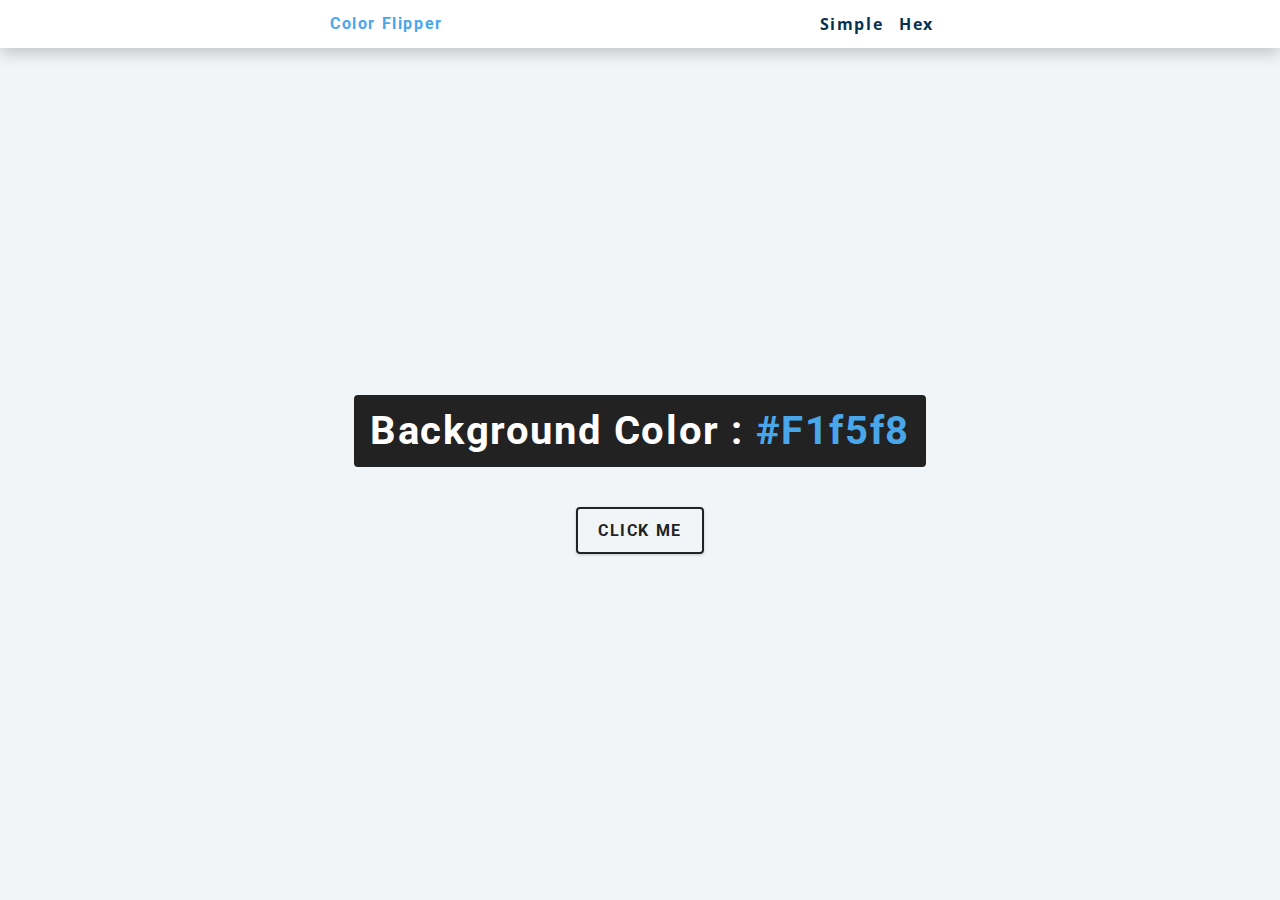
<file: 01-color-flipper/final/index.html>
<!DOCTYPE html>
<html lang="en">
  <head>
    <meta charset="UTF-8" />
    <meta name="viewport" content="width=device-width, initial-scale=1.0" />
    <title>Color Flipper || Simple</title>

    <!-- styles -->
    <link rel="stylesheet" href="styles.css" />
  </head>
  <body>
    <nav>
      <div class="nav-center">
        <h4>color flipper</h4>
        <ul class="nav-links">
          <li><a href="index.html">simple</a></li>
          <li><a href="hex.html">hex</a></li>
        </ul>
      </div>
    </nav>
    <main>
      <div class="container">
        <h2>background color : <span class="color">#f1f5f8</span></h2>
        <button class="btn btn-hero" id="btn">click me</button>
      </div>
    </main>
    <!-- javascript -->
    <script src="app.js"></script>
  </body>
</html>
</file>
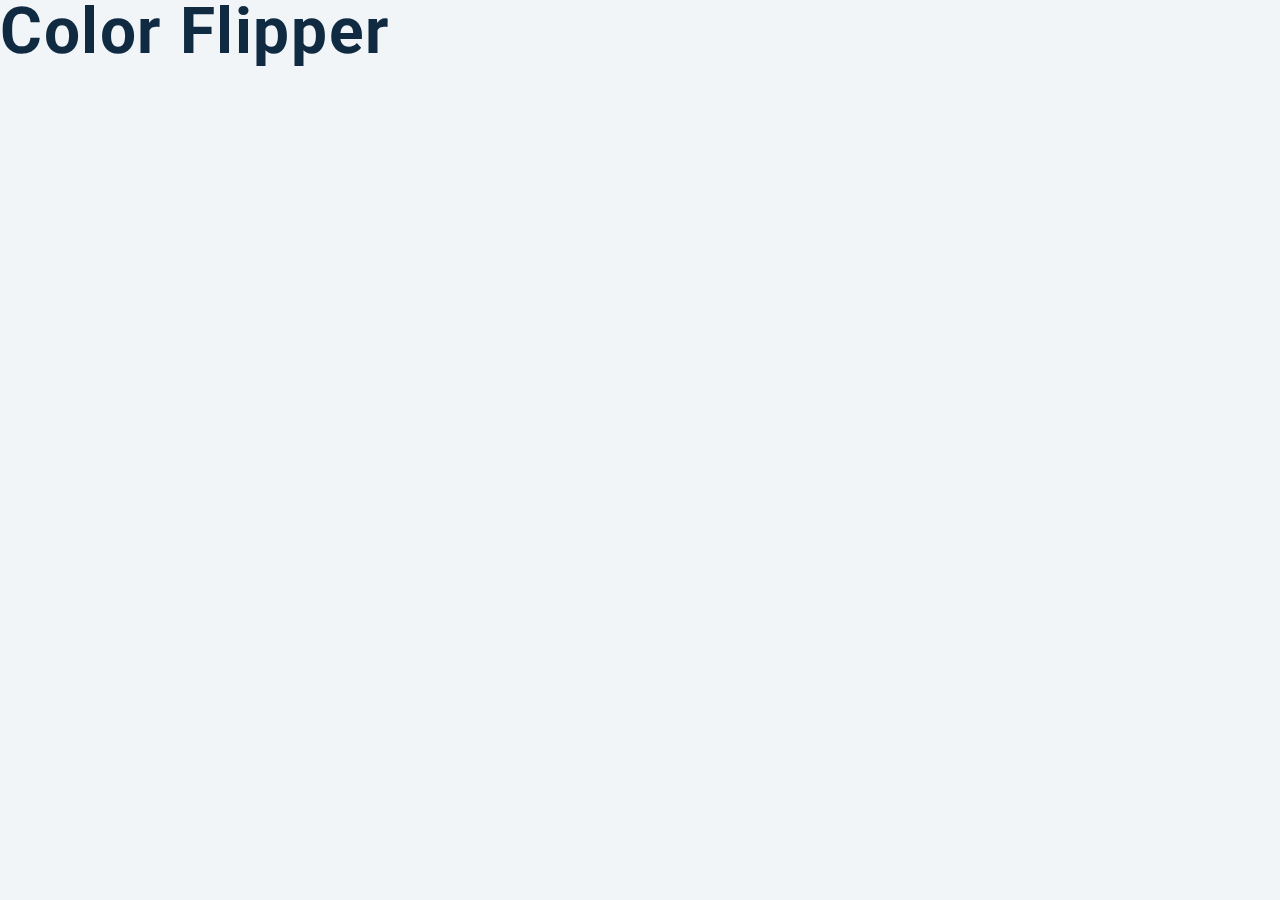
<file: 01-color-flipper/setup/index.html>
<!DOCTYPE html>
<html lang="en">
  <head>
    <meta charset="UTF-8" />
    <meta name="viewport" content="width=device-width, initial-scale=1.0" />
    <title>Color Flipper || Simple</title>

    <!-- styles -->
    <link rel="stylesheet" href="styles.css" />
  </head>
  <body>
    <h1>color flipper</h1>
    <!-- javascript -->
    <script src="app.js"></script>
  </body>
</html>
</file>
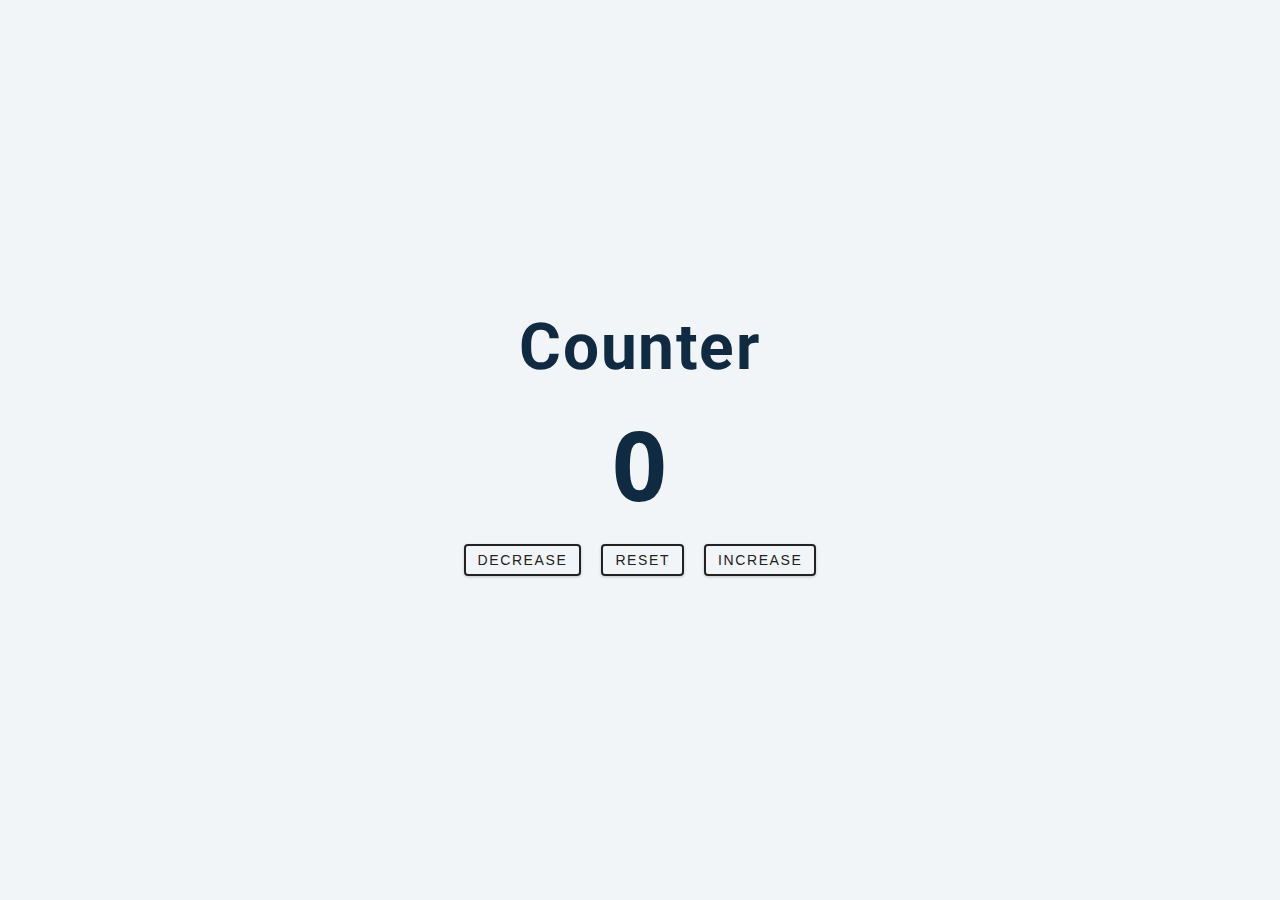
<file: 02-counter/final/index.html>
<!DOCTYPE html>
<html lang="en">
  <head>
    <meta charset="UTF-8" />
    <meta name="viewport" content="width=device-width, initial-scale=1.0" />
    <title>Counter</title>

    <!-- styles -->
    <link rel="stylesheet" href="styles.css" />
  </head>
  <body>
    <main>
      <div class="container">
        <h1>counter</h1>
        <span id="value">0</span>
        <div class="button-container">
          <button class="btn decrease">decrease</button>
          <button class="btn reset">reset</button>
          <button class="btn increase">increase</button>
        </div>
      </div>
    </main>
    <!-- javascript -->
    <script src="app.js"></script>
  </body>
</html>
</file>
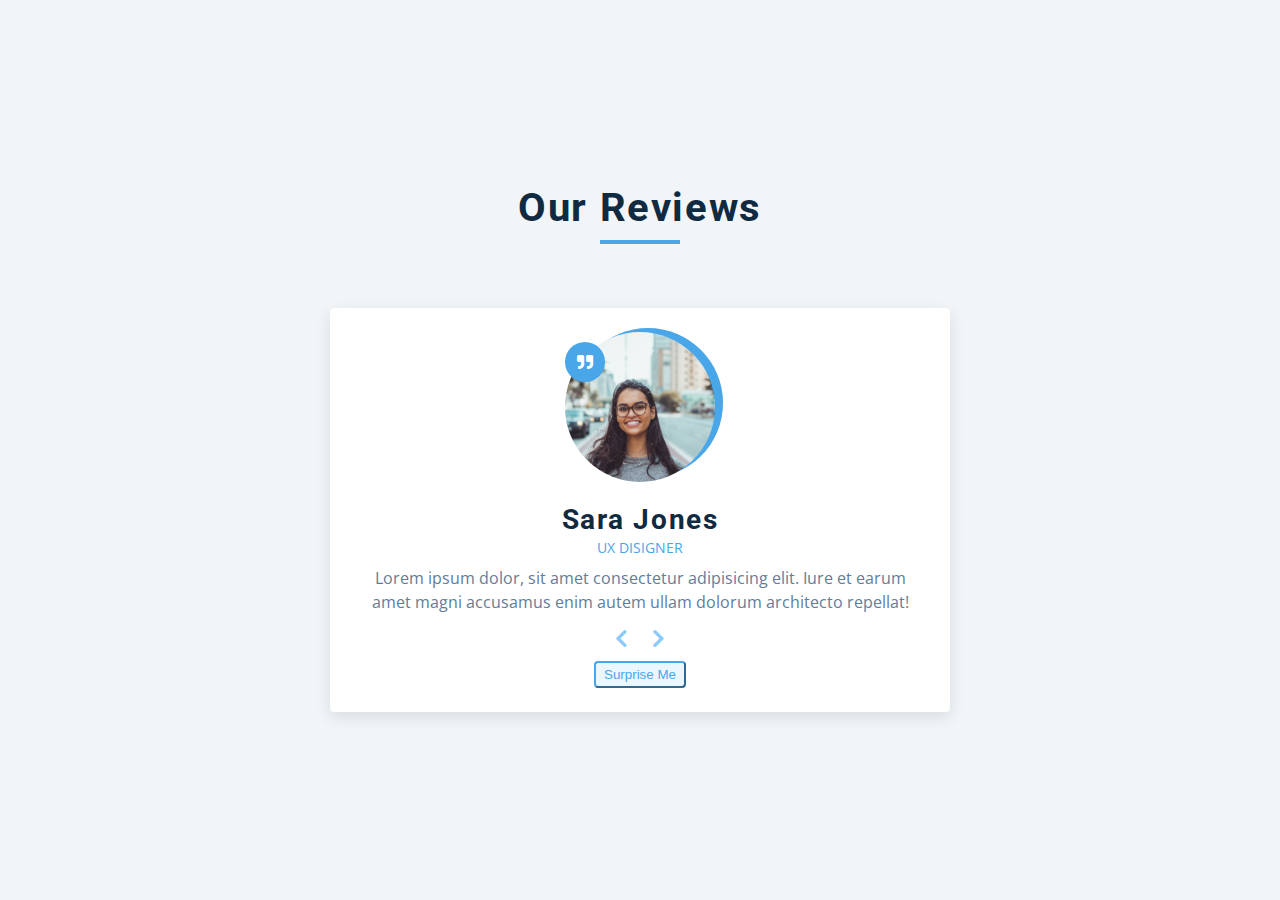
<file: 03-reviews/setup/index.html>
<!DOCTYPE html>
<html lang="en">
  <head>
    <meta charset="UTF-8" />
    <meta name="viewport" content="width=device-width, initial-scale=1.0" />
    <title>Starter</title>
    <!-- font-awesome -->
    <link
      rel="stylesheet"
      href="https://cdnjs.cloudflare.com/ajax/libs/font-awesome/5.14.0/css/all.min.css"
    />

    <!-- styles -->
    <link rel="stylesheet" href="styles.css" />
  </head>
  <body>
    <main>
      <section class="container">
        <div class="title">
          <h2>our reviews</h2>
          <div class="underline"></div>
        </div>
        <!--review-->
        <article class="review">
          <div class="img-container">
            <img src="./person-1.jpeg" id="person-img" alt="">
          </div>
          <h3 id="author"> sara jones</h3>
          <p id="job"> ux disigner</p>
          <p id="info">Lorem ipsum dolor, sit 
            amet consectetur adipisicing elit.
             Iure et earum amet magni accusamus
             enim autem ullam dolorum architecto 
             repellat!</p>
             <!-- prev next butttons-->
             <div class="button-container">
              <button class="prev-btn">
                <i class="fas fa-chevron-left"></i>
              </button>
              <button class="prev-btn">
                <i class="fas fa-chevron-right"></i>
              </button>
             
             </div>
             <!-- random button -->
             <button class="random-btn">surprise me</button>
        </article>
      </section>
    </main>
      <!-- javascript -->
    <script src="app.js"></script>
  </body>
</html>
</file>
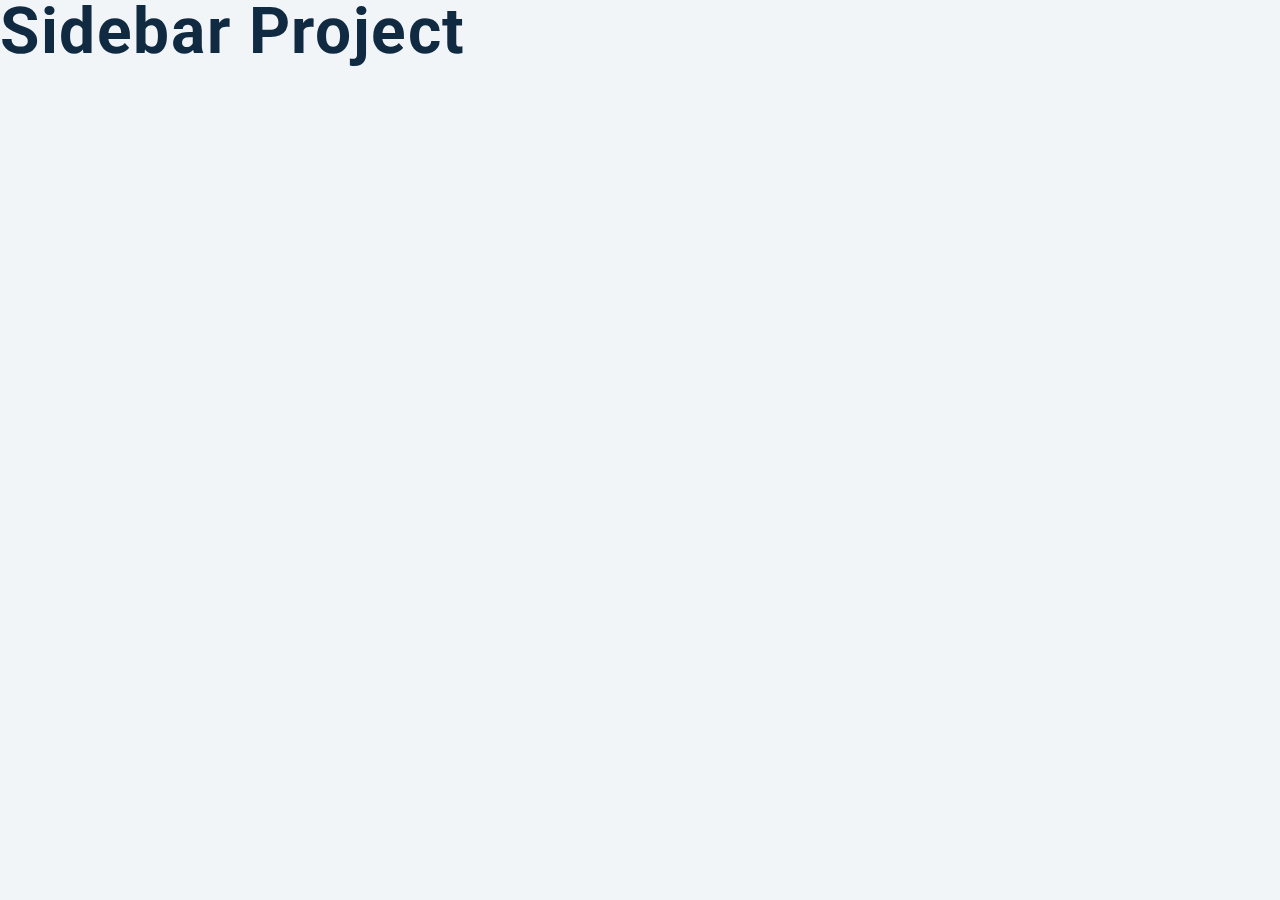
<file: 05-sidebar/setup/index.html>
<!DOCTYPE html>
<html lang="en">
  <head>
    <meta charset="UTF-8" />
    <meta name="viewport" content="width=device-width, initial-scale=1.0" />
    <title>Sidebar</title>
    <!-- font-awesome -->
    <link
      rel="stylesheet"
      href="https://cdnjs.cloudflare.com/ajax/libs/font-awesome/5.14.0/css/all.min.css"
    />

    <!-- styles -->
    <link rel="stylesheet" href="styles.css" />
  </head>
  <body>
    <h1>sidebar project</h1>
    <!-- javascript -->
    <script src="app.js"></script>
  </body>
</html>
</file>
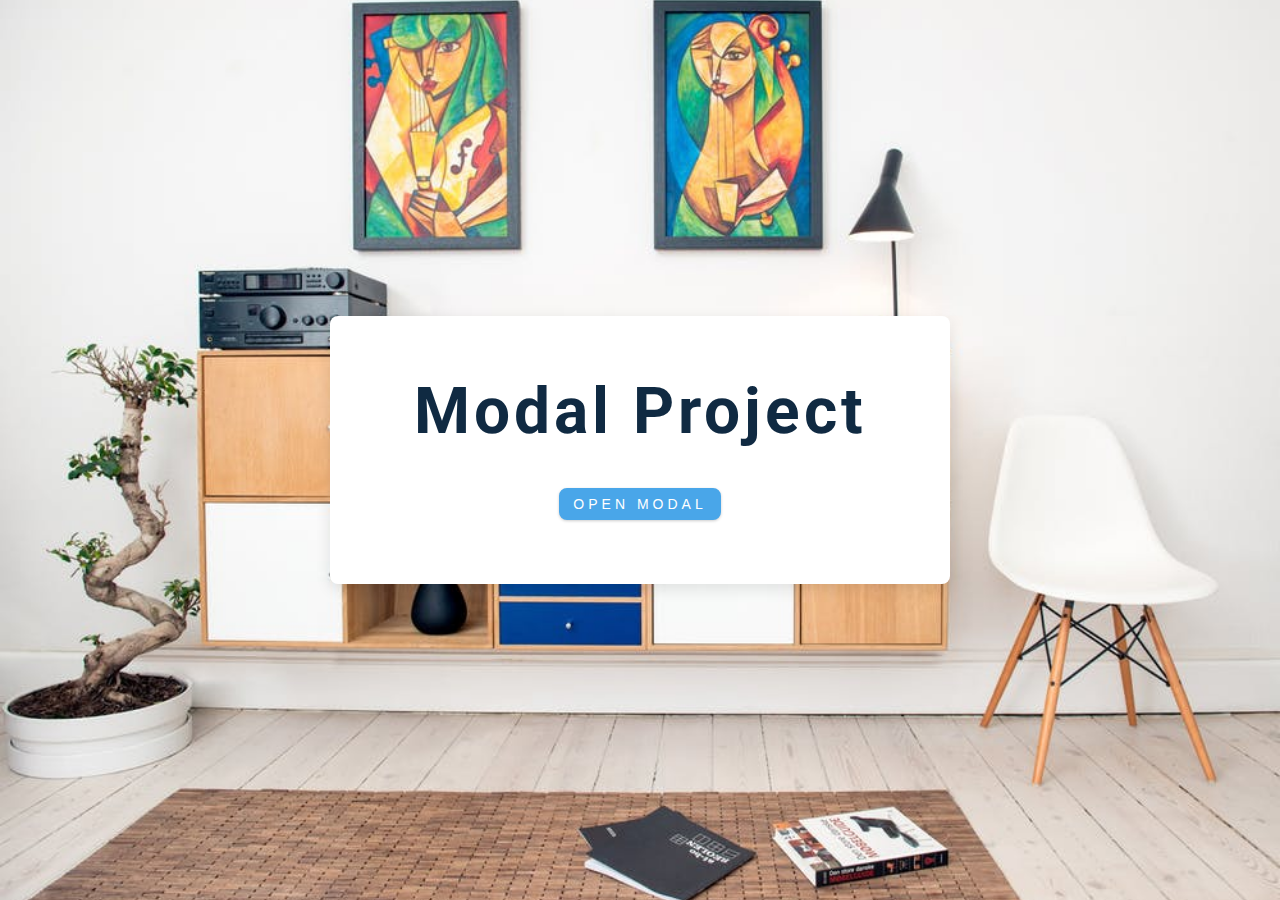
<file: 06-modal/final/index.html>
<!DOCTYPE html>
<html lang="en">
  <head>
    <meta charset="UTF-8" />
    <meta name="viewport" content="width=device-width, initial-scale=1.0" />
    <title>Modal</title>
    <!-- font-awesome -->
    <link
      rel="stylesheet"
      href="https://cdnjs.cloudflare.com/ajax/libs/font-awesome/5.14.0/css/all.min.css"
    />
    <!-- styles -->
    <link rel="stylesheet" href="styles.css" />
  </head>
  <body>
    <!-- hero -->
    <header class="hero">
      <div class="banner">
        <h1>modal project</h1>
        <button class="btn modal-btn">
          open modal
        </button>
      </div>
    </header>
    <!-- modal -->
    <div class="modal-overlay">
      <div class="modal-container">
        <h3>modal content</h3>
        <button class="close-btn"><i class="fas fa-times"></i></button>
      </div>
    </div>
    <!-- javascript -->
    <script src="app.js"></script>
  </body>
</html>
</file>
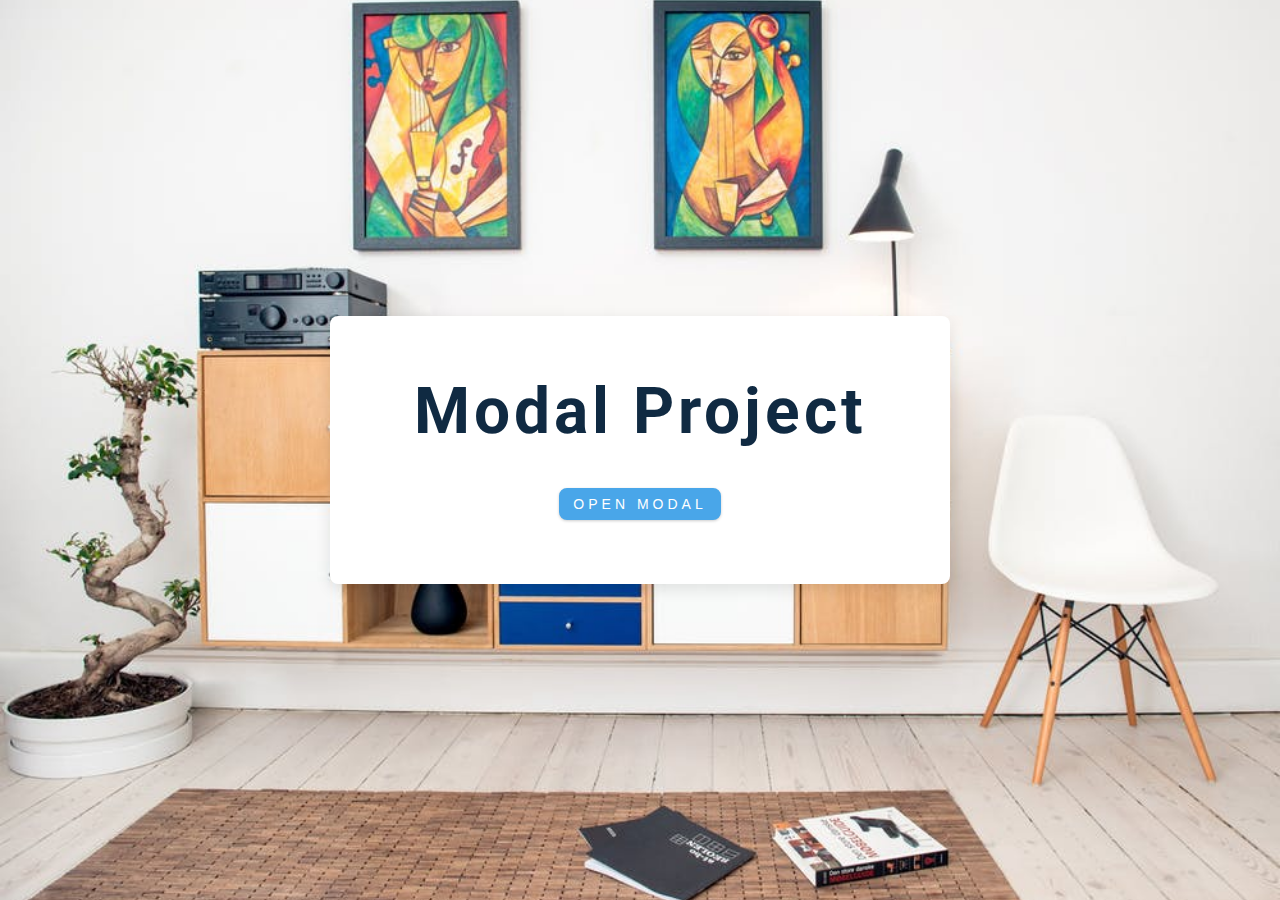
<file: 06-modal/setup/index.html>
<!DOCTYPE html>
<html lang="en">
  <head>
    <meta charset="UTF-8" />
    <meta name="viewport" content="width=device-width, initial-scale=1.0" />
    <title>Modal</title>
    <!-- font-awesome -->
    <link
      rel="stylesheet"
      href="https://cdnjs.cloudflare.com/ajax/libs/font-awesome/5.14.0/css/all.min.css"
    />
    <!-- styles -->
    <link rel="stylesheet" href="styles.css" />
  </head>
  <body>
    <header class="hero">
      <div class="banner">
        <h1>modal project</h1>
        <button class="btn modal-btn">
          open modal
        </button>
      </div>
    </header>

    <div class="modal-overlay">
      <div class="modal-container">
        <h3>modal content</h3>
        <button class="close-btn">
          <i class="fas fa-times"></i>
        </button>
      </div>
    </div>
    <!-- javascript -->
    <script src="app.js"></script>
  </body>
</html>
</file>
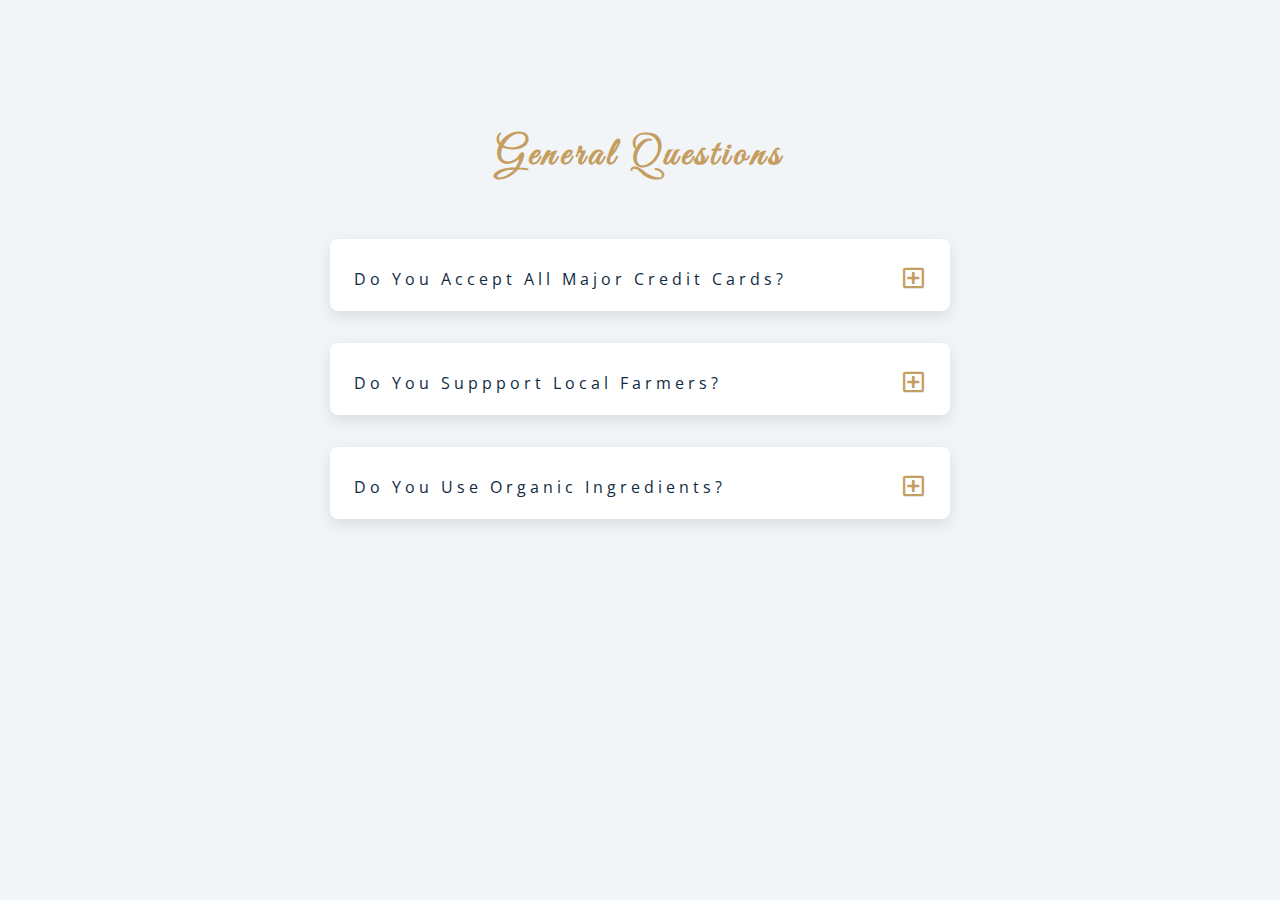
<file: 07-questions/final/index.html>
<!DOCTYPE html>
<html lang="en">
  <head>
    <meta charset="UTF-8" />
    <meta name="viewport" content="width=device-width, initial-scale=1.0" />
    <title>Q & A</title>
    <!-- font-awesome -->
    <link rel="stylesheet" href="https://cdnjs.cloudflare.com/ajax/libs/font-awesome/5.14.0/css/all.min.css" />
    <!-- extra fonts -->
    <link
      href="https://fonts.googleapis.com/css?family=Great+Vibes&display=swap"
      rel="stylesheet"
    />
    <!-- styles -->
    <link rel="stylesheet" href="styles.css" />
  </head>
  <body>
      <section class="questions">
        <!-- title -->
        <div class="title">
          <h2>general questions</h2>
        </div>
        <!-- questions -->
        <div class="section-center">
          <!-- single question -->
          <article class="question">
            <!-- question title -->
            <div class="question-title">
              <p>do you accept all major credit cards?</p>
              <button type="button" class="question-btn">
                <span class="plus-icon">
                  <i class="far fa-plus-square"></i>
                </span>
                <span class="minus-icon">
                  <i class="far fa-minus-square"></i>
                </span>
              </button>
            </div>
            <!-- question text -->
            <div class="question-text">
              <p>
                Lorem ipsum dolor sit amet, consectetur adipisicing elit. Est
                dolore illo dolores quia nemo doloribus quaerat, magni numquam
                repellat reprehenderit.
              </p>
            </div>
          </article>
          <!-- end of single question -->
          <!-- single question -->
          <article class="question">
            <!-- question title -->
            <div class="question-title">
              <p>do you suppport local farmers?</p>
              <button type="button" class="question-btn">
                <span class="plus-icon">
                  <i class="far fa-plus-square"></i>
                </span>
                <span class="minus-icon">
                  <i class="far fa-minus-square"></i>
                </span>
              </button>
            </div>
            <!-- question text -->
            <div class="question-text">
              <p>
                Lorem ipsum dolor sit amet, consectetur adipisicing elit. Est
                dolore illo dolores quia nemo doloribus quaerat, magni numquam
                repellat reprehenderit.
              </p>
            </div>
          </article>
          <!-- end of single question -->
          <!-- single question -->
          <article class="question">
            <!-- question title -->
            <div class="question-title">
              <p>do you use organic ingredients?</p>
              <!-- button -->
              <button type="button" class="question-btn">
                <span class="plus-icon">
                  <i class="far fa-plus-square"></i>
                </span>
                <span class="minus-icon">
                  <i class="far fa-minus-square"></i>
                </span>
              </button>
            </div>
            <!-- question text -->
            <div class="question-text">
              <p>
                Lorem ipsum dolor sit amet, consectetur adipisicing elit. Est
                dolore illo dolores quia nemo doloribus quaerat, magni numquam
                repellat reprehenderit.
              </p>
            </div>
          </article>
          <!-- end of single question -->
      </section>
    </main>
    <!-- javascript -->
    <script src="app.js"></script>
  </body>
</html>
</file>
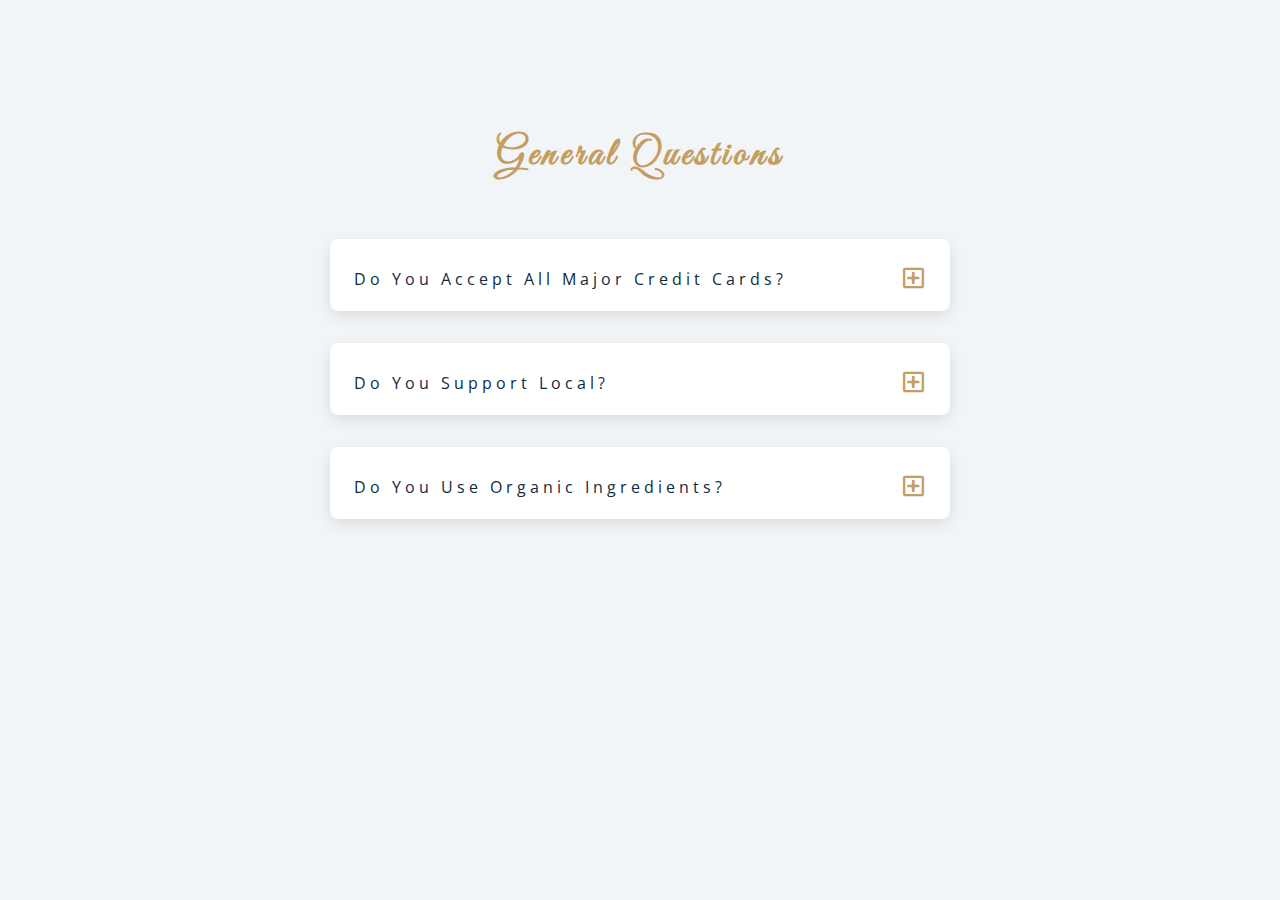
<file: 07-questions/setup/index.html>
<!DOCTYPE html>
<html lang="en">
  <head>
    <meta charset="UTF-8" />
    <meta name="viewport" content="width=device-width, initial-scale=1.0" />
    <title>Q & A</title>
    <!-- font-awesome -->
    <link
      rel="stylesheet"
      href="https://cdnjs.cloudflare.com/ajax/libs/font-awesome/5.14.0/css/all.min.css"
    />
    <!-- extra fonts -->
    <link
      href="https://fonts.googleapis.com/css?family=Great+Vibes&display=swap"
      rel="stylesheet"
    />
    <!-- styles -->
    <link rel="stylesheet" href="styles.css" />
  </head>
  <body>
    <section class="questions">
      <div class="title">
        <h2>general questions</h2>
      </div>
      <div class="section-center">
        <article class="question">
          <div class="question-title">
            <p>do you accept all major credit cards?</p>
          <button type="button" class="question-btn">
            <span class="plus-icon">
              <i class="far fa-plus-square"></i>
            </span>
            <span class="minus-icon">
              <i class="far fa-minus-square"></i>
            </span>
          </button>
          </div>
          <div class="question-text">
            <p>Lorem ipsum dolor sit amet consectetur
               adipisicing elit. Magnam, suscipit?
                Mollitia vero a quo quaerat
               omnis cupiditate vitae porro ad.</p>
          </div>
          
        </article>
        <article class="question">
          <div class="question-title">
            <p>do you support local?</p>
          <button type="button" class="question-btn">
            <span class="plus-icon">
              <i class="far fa-plus-square"></i>
            </span>
            <span class="minus-icon">
              <i class="far fa-minus-square"></i>
            </span>
          </button>
          </div>
          <div class="question-text">
            <p>Lorem ipsum dolor sit amet consectetur
               adipisicing elit. Magnam, suscipit?
                Mollitia vero a quo quaerat
               omnis cupiditate vitae porro ad.</p>
          </div>
          
        </article>
        <article class="question">
          <div class="question-title">
            <p>Do you use organic ingredients?</p>
          <button type="button" class="question-btn">
            <span class="plus-icon">
              <i class="far fa-plus-square"></i>
            </span>
            <span class="minus-icon">
              <i class="far fa-minus-square"></i>
            </span>
          </button>
          </div>
          <div class="question-text">
            <p>Lorem ipsum dolor sit amet consectetur
               adipisicing elit. Magnam, suscipit?
                Mollitia vero a quo quaerat
               omnis cupiditate vitae porro ad.</p>
          </div>
          
        </article>
      </div>
    </section>
    <!-- javascript -->
    <script src="app.js"></script>
  </body>
</html>
</file>
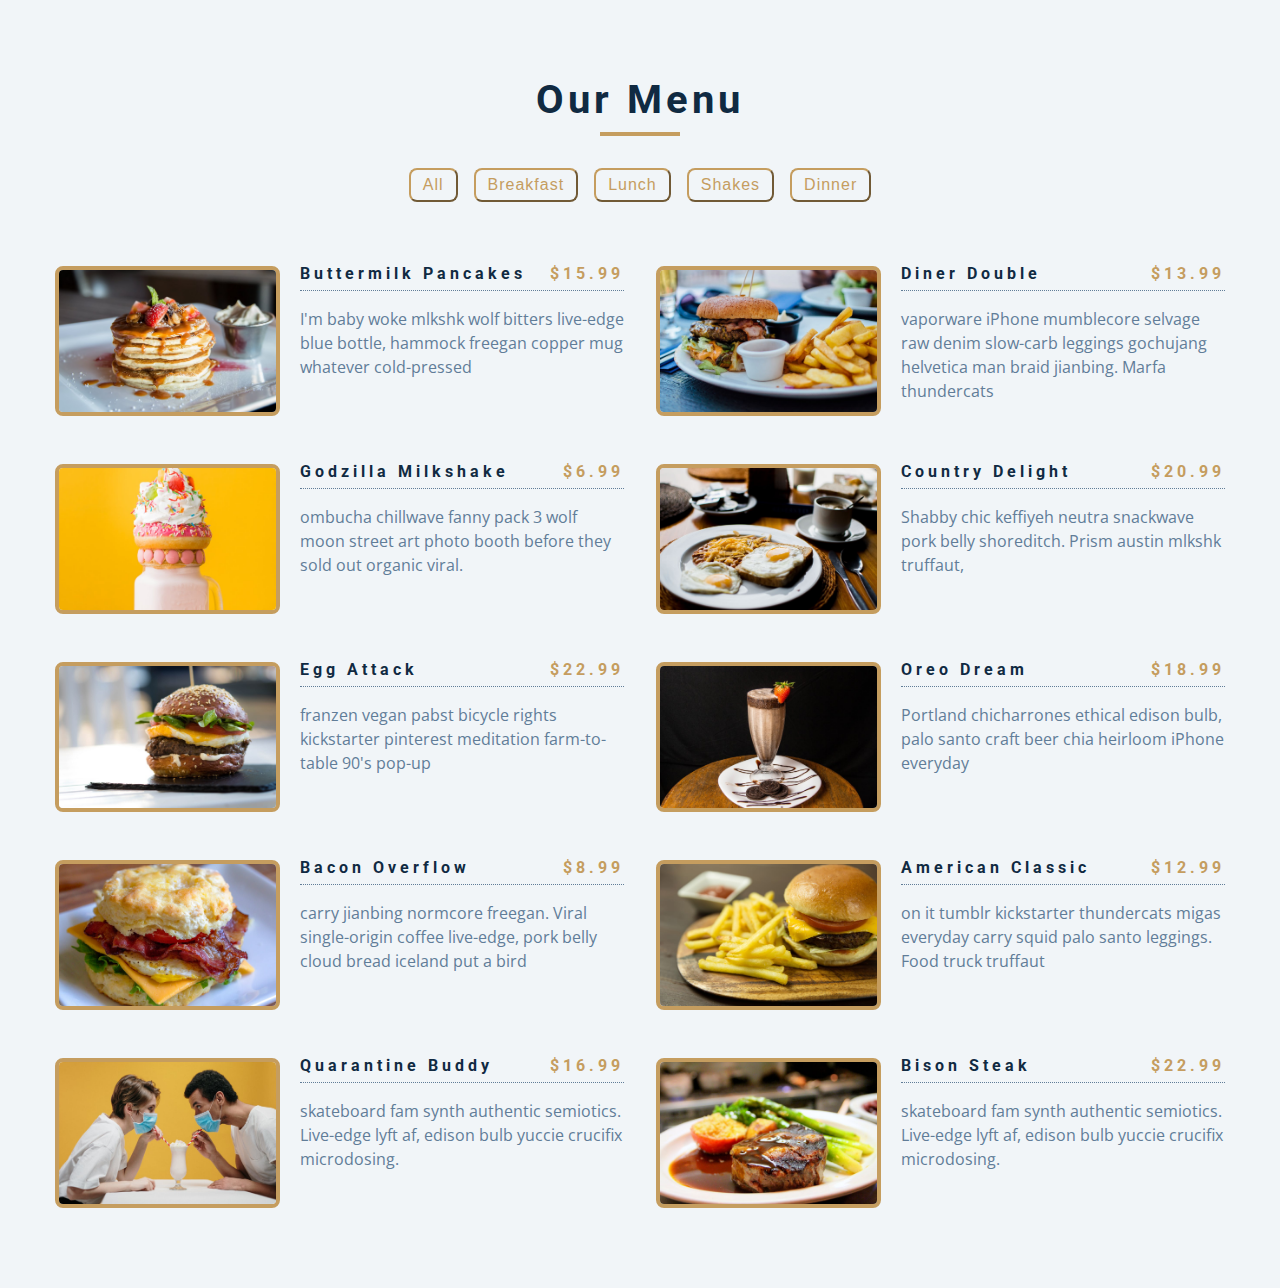
<file: 08-menu/final/index.html>
<!DOCTYPE html>
<html lang="en">
  <head>
    <meta charset="UTF-8" />
    <meta name="viewport" content="width=device-width, initial-scale=1.0" />
    <title>Menu</title>
    <!-- font-awesome -->
    <link
      rel="stylesheet"
      href="https://cdnjs.cloudflare.com/ajax/libs/font-awesome/5.14.0/css/all.min.css"
    />
    <!-- styles -->
    <link rel="stylesheet" href="styles.css" />
  </head>
  <body>
    <section class="menu">
      <!-- title -->
      <div class="title">
        <h2>our menu</h2>
        <div class="underline"></div>
      </div>
      <!-- filter buttons -->
      <div class="btn-container">
        <!-- <button type="button" class="filter-btn" data-id="all">all</button>
        <button type="button" class="filter-btn" data-id="breakfast">
          breakfast
        </button>
        <button type="button" class="filter-btn" data-id="lunch">lunch</button>
        <button type="button" class="filter-btn" data-id="shakes">
          shakes
        </button> -->
      </div>
      <!-- menu items -->
      <div class="section-center">
        <!-- single item -->
        <article class="menu-item">
          <img src="./menu-item.jpeg" alt="menu item" class="photo" />
          <div class="item-info">
            <header>
              <h4>buttermilk pancakes</h4>
              <h4 class="price">$15</h4>
            </header>
            <p class="item-text">
              Lorem ipsum dolor sit amet consectetur adipisicing elit.
              Repudiandae, sint quam. Et reprehenderit fugiat nesciunt inventore
              laboriosam excepturi! Quo, officia.
            </p>
          </div>
        </article>
        <!-- end of single item -->
        <!-- single item -->
        <article class="menu-item">
          <img src="./menu-item.jpeg" alt="menu item" class="photo" />
          <div class="item-info">
            <header>
              <h4>buttermilk pancakes</h4>
              <h4 class="price">$15</h4>
            </header>
            <p class="item-text">
              Lorem ipsum dolor sit amet consectetur adipisicing elit.
              Repudiandae, sint quam. Et reprehenderit fugiat nesciunt inventore
              laboriosam excepturi! Quo, officia.
            </p>
          </div>
        </article>
        <!-- end of single item -->
        <!-- single item -->
        <article class="menu-item">
          <img src="./menu-item.jpeg" alt="menu item" class="photo" />
          <div class="item-info">
            <header>
              <h4>buttermilk pancakes</h4>
              <h4 class="price">$15</h4>
            </header>
            <p class="item-text">
              Lorem ipsum dolor sit amet consectetur adipisicing elit.
              Repudiandae, sint quam. Et reprehenderit fugiat nesciunt inventore
              laboriosam excepturi! Quo, officia.
            </p>
          </div>
        </article>
        <!-- end of single item -->
      </div>
    </section>
    <!-- javascript -->
    <script src="app.js"></script>
  </body>
</html>
</file>
<file: 01-color-flipper/final/styles.css>
/*
=============== 
Fonts
===============
*/
@import url("https://fonts.googleapis.com/css?family=Open+Sans|Roboto:400,700&display=swap");

/*
=============== 
Variables
===============
*/

:root {
  /* dark shades of primary color*/
  --clr-primary-1: hsl(205, 86%, 17%);
  --clr-primary-2: hsl(205, 77%, 27%);
  --clr-primary-3: hsl(205, 72%, 37%);
  --clr-primary-4: hsl(205, 63%, 48%);
  /* primary/main color */
  --clr-primary-5: hsl(205, 78%, 60%);
  /* lighter shades of primary color */
  --clr-primary-6: hsl(205, 89%, 70%);
  --clr-primary-7: hsl(205, 90%, 76%);
  --clr-primary-8: hsl(205, 86%, 81%);
  --clr-primary-9: hsl(205, 90%, 88%);
  --clr-primary-10: hsl(205, 100%, 96%);
  /* darkest grey - used for headings */
  --clr-grey-1: hsl(209, 61%, 16%);
  --clr-grey-2: hsl(211, 39%, 23%);
  --clr-grey-3: hsl(209, 34%, 30%);
  --clr-grey-4: hsl(209, 28%, 39%);
  /* grey used for paragraphs */
  --clr-grey-5: hsl(210, 22%, 49%);
  --clr-grey-6: hsl(209, 23%, 60%);
  --clr-grey-7: hsl(211, 27%, 70%);
  --clr-grey-8: hsl(210, 31%, 80%);
  --clr-grey-9: hsl(212, 33%, 89%);
  --clr-grey-10: hsl(210, 36%, 96%);
  --clr-white: #fff;
  --clr-red-dark: hsl(360, 67%, 44%);
  --clr-red-light: hsl(360, 71%, 66%);
  --clr-green-dark: hsl(125, 67%, 44%);
  --clr-green-light: hsl(125, 71%, 66%);
  --clr-black: #222;
  --ff-primary: "Roboto", sans-serif;
  --ff-secondary: "Open Sans", sans-serif;
  --transition: all 0.3s linear;
  --spacing: 0.1rem;
  --radius: 0.25rem;
  --light-shadow: 0 5px 15px rgba(0, 0, 0, 0.1);
  --dark-shadow: 0 5px 15px rgba(0, 0, 0, 0.2);
  --max-width: 1170px;
  --fixed-width: 620px;
}
/*
=============== 
Global Styles
===============
*/

*,
::after,
::before {
  margin: 0;
  padding: 0;
  box-sizing: border-box;
}
body {
  font-family: var(--ff-secondary);
  background: var(--clr-grey-10);
  color: var(--clr-grey-1);
  line-height: 1.5;
  font-size: 0.875rem;
}
ul {
  list-style-type: none;
}
a {
  text-decoration: none;
}
h1,
h2,
h3,
h4 {
  letter-spacing: var(--spacing);
  text-transform: capitalize;
  line-height: 1.25;
  margin-bottom: 0.75rem;
  font-family: var(--ff-primary);
}
h1 {
  font-size: 3rem;
}
h2 {
  font-size: 2rem;
}
h3 {
  font-size: 1.25rem;
}
h4 {
  font-size: 0.875rem;
}
p {
  margin-bottom: 1.25rem;
  color: var(--clr-grey-5);
}
@media screen and (min-width: 800px) {
  h1 {
    font-size: 4rem;
  }
  h2 {
    font-size: 2.5rem;
  }
  h3 {
    font-size: 1.75rem;
  }
  h4 {
    font-size: 1rem;
  }
  body {
    font-size: 1rem;
  }
  h1,
  h2,
  h3,
  h4 {
    line-height: 1;
  }
}
/*  global classes */

/* section */
.section {
  padding: 5rem 0;
}

.section-center {
  width: 90vw;
  margin: 0 auto;
  max-width: 1170px;
}
@media screen and (min-width: 992px) {
  .section-center {
    width: 95vw;
  }
}
main {
  min-height: 100vh;
  display: grid;
  place-items: center;
}

/*
=============== 
Nav
===============
*/
nav {
  background: var(--clr-white);
  height: 3rem;
  display: grid;
  align-items: center;
  box-shadow: var(--dark-shadow);
}
.nav-center {
  width: 90vw;
  max-width: var(--fixed-width);
  margin: 0 auto;
  display: flex;
  align-items: center;
  justify-content: space-between;
}
.nav-center h4 {
  margin-bottom: 0;
  color: var(--clr-primary-5);
}
.nav-links {
  display: flex;
}
nav a {
  text-transform: capitalize;
  font-weight: 700;
  font-size: 1rem;
  color: var(--clr-primary-1);
  letter-spacing: var(--spacing);
  margin-right: 1rem;
}
nav a:hover {
  color: var(--clr-primary-5);
}
/*
=============== 
Container
===============
*/
main {
  min-height: calc(100vh - 3rem);
  display: grid;
  place-items: center;
}
.container {
  text-align: center;
}
.container h2 {
  background: var(--clr-black);
  color: var(--clr-white);
  padding: 1rem;
  border-radius: var(--radius);
  margin-bottom: 2.5rem;
}
.color {
  color: var(--clr-primary-5);
}
.btn-hero {
  font-family: var(--ff-primary);
  text-transform: uppercase;
  background: transparent;
  color: var(--clr-black);
  letter-spacing: var(--spacing);
  display: inline-block;
  font-weight: 700;
  transition: var(--transition);
  border: 2px solid var(--clr-black);
  cursor: pointer;
  box-shadow: 0 1px 3px rgba(0, 0, 0, 0.2);
  border-radius: var(--radius);
  font-size: 1rem;
  padding: 0.75rem 1.25rem;
}
.btn-hero:hover {
  color: var(--clr-white);
  background: var(--clr-black);
}
</file>
<file: 01-color-flipper/setup/styles.css>
/*
=============== 
Fonts
===============
*/
@import url("https://fonts.googleapis.com/css?family=Open+Sans|Roboto:400,700&display=swap");

/*
=============== 
Variables
===============
*/

:root {
  /* dark shades of primary color*/
  --clr-primary-1: hsl(205, 86%, 17%);
  --clr-primary-2: hsl(205, 77%, 27%);
  --clr-primary-3: hsl(205, 72%, 37%);
  --clr-primary-4: hsl(205, 63%, 48%);
  /* primary/main color */
  --clr-primary-5: hsl(205, 78%, 60%);
  /* lighter shades of primary color */
  --clr-primary-6: hsl(205, 89%, 70%);
  --clr-primary-7: hsl(205, 90%, 76%);
  --clr-primary-8: hsl(205, 86%, 81%);
  --clr-primary-9: hsl(205, 90%, 88%);
  --clr-primary-10: hsl(205, 100%, 96%);
  /* darkest grey - used for headings */
  --clr-grey-1: hsl(209, 61%, 16%);
  --clr-grey-2: hsl(211, 39%, 23%);
  --clr-grey-3: hsl(209, 34%, 30%);
  --clr-grey-4: hsl(209, 28%, 39%);
  /* grey used for paragraphs */
  --clr-grey-5: hsl(210, 22%, 49%);
  --clr-grey-6: hsl(209, 23%, 60%);
  --clr-grey-7: hsl(211, 27%, 70%);
  --clr-grey-8: hsl(210, 31%, 80%);
  --clr-grey-9: hsl(212, 33%, 89%);
  --clr-grey-10: hsl(210, 36%, 96%);
  --clr-white: #fff;
  --clr-red-dark: hsl(360, 67%, 44%);
  --clr-red-light: hsl(360, 71%, 66%);
  --clr-green-dark: hsl(125, 67%, 44%);
  --clr-green-light: hsl(125, 71%, 66%);
  --clr-black: #222;
  --ff-primary: "Roboto", sans-serif;
  --ff-secondary: "Open Sans", sans-serif;
  --transition: all 0.3s linear;
  --spacing: 0.1rem;
  --radius: 0.25rem;
  --light-shadow: 0 5px 15px rgba(0, 0, 0, 0.1);
  --dark-shadow: 0 5px 15px rgba(0, 0, 0, 0.2);
  --max-width: 1170px;
  --fixed-width: 620px;
}
/*
=============== 
Global Styles
===============
*/

*,
::after,
::before {
  margin: 0;
  padding: 0;
  box-sizing: border-box;
}
body {
  font-family: var(--ff-secondary);
  background: var(--clr-grey-10);
  color: var(--clr-grey-1);
  line-height: 1.5;
  font-size: 0.875rem;
}
ul {
  list-style-type: none;
}
a {
  text-decoration: none;
}
h1,
h2,
h3,
h4 {
  letter-spacing: var(--spacing);
  text-transform: capitalize;
  line-height: 1.25;
  margin-bottom: 0.75rem;
  font-family: var(--ff-primary);
}
h1 {
  font-size: 3rem;
}
h2 {
  font-size: 2rem;
}
h3 {
  font-size: 1.25rem;
}
h4 {
  font-size: 0.875rem;
}
p {
  margin-bottom: 1.25rem;
  color: var(--clr-grey-5);
}
@media screen and (min-width: 800px) {
  h1 {
    font-size: 4rem;
  }
  h2 {
    font-size: 2.5rem;
  }
  h3 {
    font-size: 1.75rem;
  }
  h4 {
    font-size: 1rem;
  }
  body {
    font-size: 1rem;
  }
  h1,
  h2,
  h3,
  h4 {
    line-height: 1;
  }
}
/*  global classes */

/* section */
.section {
  padding: 5rem 0;
}

.section-center {
  width: 90vw;
  margin: 0 auto;
  max-width: 1170px;
}
@media screen and (min-width: 992px) {
  .section-center {
    width: 95vw;
  }
}
main {
  min-height: 100vh;
  display: grid;
  place-items: center;
}

/*
=============== 
Nav
===============
*/
nav {
  background: var(--clr-white);
  height: 3rem;
  display: grid;
  align-items: center;
  box-shadow: var(--dark-shadow);
}
.nav-center {
  width: 90vw;
  max-width: var(--fixed-width);
  margin: 0 auto;
  display: flex;
  align-items: center;
  justify-content: space-between;
}
.nav-center h4 {
  margin-bottom: 0;
  color: var(--clr-primary-5);
}
.nav-links {
  display: flex;
}
nav a {
  text-transform: capitalize;
  font-weight: 700;
  font-size: 1rem;
  color: var(--clr-primary-1);
  letter-spacing: var(--spacing);
  margin-right: 1rem;
}
nav a:hover {
  color: var(--clr-primary-5);
}
/*
=============== 
Container
===============
*/
main {
  min-height: calc(100vh - 3rem);
  display: grid;
  place-items: center;
}
.container {
  text-align: center;
}
.container h2 {
  background: var(--clr-black);
  color: var(--clr-white);
  padding: 1rem;
  border-radius: var(--radius);
  margin-bottom: 2.5rem;
}
.color {
  color: var(--clr-primary-5);
}
.btn-hero {
  font-family: var(--ff-primary);
  text-transform: uppercase;
  background: transparent;
  color: var(--clr-black);
  letter-spacing: var(--spacing);
  display: inline-block;
  font-weight: 700;
  transition: var(--transition);
  border: 2px solid var(--clr-black);
  cursor: pointer;
  box-shadow: 0 1px 3px rgba(0, 0, 0, 0.2);
  border-radius: var(--radius);
  font-size: 1rem;
  padding: 0.75rem 1.25rem;
}
.btn-hero:hover {
  color: var(--clr-white);
  background: var(--clr-black);
}
</file>
<file: 02-counter/final/styles.css>
/*
=============== 
Fonts
===============
*/
@import url("https://fonts.googleapis.com/css?family=Open+Sans|Roboto:400,700&display=swap");

/*
=============== 
Variables
===============
*/

:root {
  /* dark shades of primary color*/
  --clr-primary-1: hsl(205, 86%, 17%);
  --clr-primary-2: hsl(205, 77%, 27%);
  --clr-primary-3: hsl(205, 72%, 37%);
  --clr-primary-4: hsl(205, 63%, 48%);
  /* primary/main color */
  --clr-primary-5: hsl(205, 78%, 60%);
  /* lighter shades of primary color */
  --clr-primary-6: hsl(205, 89%, 70%);
  --clr-primary-7: hsl(205, 90%, 76%);
  --clr-primary-8: hsl(205, 86%, 81%);
  --clr-primary-9: hsl(205, 90%, 88%);
  --clr-primary-10: hsl(205, 100%, 96%);
  /* darkest grey - used for headings */
  --clr-grey-1: hsl(209, 61%, 16%);
  --clr-grey-2: hsl(211, 39%, 23%);
  --clr-grey-3: hsl(209, 34%, 30%);
  --clr-grey-4: hsl(209, 28%, 39%);
  /* grey used for paragraphs */
  --clr-grey-5: hsl(210, 22%, 49%);
  --clr-grey-6: hsl(209, 23%, 60%);
  --clr-grey-7: hsl(211, 27%, 70%);
  --clr-grey-8: hsl(210, 31%, 80%);
  --clr-grey-9: hsl(212, 33%, 89%);
  --clr-grey-10: hsl(210, 36%, 96%);
  --clr-white: #fff;
  --clr-red-dark: hsl(360, 67%, 44%);
  --clr-red-light: hsl(360, 71%, 66%);
  --clr-green-dark: hsl(125, 67%, 44%);
  --clr-green-light: hsl(125, 71%, 66%);
  --clr-black: #222;
  --ff-primary: "Roboto", sans-serif;
  --ff-secondary: "Open Sans", sans-serif;
  --transition: all 0.3s linear;
  --spacing: 0.1rem;
  --radius: 0.25rem;
  --light-shadow: 0 5px 15px rgba(0, 0, 0, 0.1);
  --dark-shadow: 0 5px 15px rgba(0, 0, 0, 0.2);
  --max-width: 1170px;
  --fixed-width: 620px;
}
/*
=============== 
Global Styles
===============
*/

*,
::after,
::before {
  margin: 0;
  padding: 0;
  box-sizing: border-box;
}
body {
  font-family: var(--ff-secondary);
  background: var(--clr-grey-10);
  color: var(--clr-grey-1);
  line-height: 1.5;
  font-size: 0.875rem;
}
ul {
  list-style-type: none;
}
a {
  text-decoration: none;
}
h1,
h2,
h3,
h4 {
  letter-spacing: var(--spacing);
  text-transform: capitalize;
  line-height: 1.25;
  margin-bottom: 0.75rem;
  font-family: var(--ff-primary);
}
h1 {
  font-size: 3rem;
}
h2 {
  font-size: 2rem;
}
h3 {
  font-size: 1.25rem;
}
h4 {
  font-size: 0.875rem;
}
p {
  margin-bottom: 1.25rem;
  color: var(--clr-grey-5);
}
@media screen and (min-width: 800px) {
  h1 {
    font-size: 4rem;
  }
  h2 {
    font-size: 2.5rem;
  }
  h3 {
    font-size: 1.75rem;
  }
  h4 {
    font-size: 1rem;
  }
  body {
    font-size: 1rem;
  }
  h1,
  h2,
  h3,
  h4 {
    line-height: 1;
  }
}
/*  global classes */

/* section */
.section {
  padding: 5rem 0;
}

.section-center {
  width: 90vw;
  margin: 0 auto;
  max-width: 1170px;
}
@media screen and (min-width: 992px) {
  .section-center {
    width: 95vw;
  }
}
main {
  min-height: 100vh;
  display: grid;
  place-items: center;
}

/*
=============== 
Counter
===============
*/

main {
  min-height: 100vh;
  display: grid;
  place-items: center;
}
.container {
  text-align: center;
}
#value {
  font-size: 6rem;
  font-weight: bold;
}
.btn {
  text-transform: uppercase;
  background: transparent;
  color: var(--clr-black);
  padding: 0.375rem 0.75rem;
  letter-spacing: var(--spacing);
  display: inline-block;
  transition: var(--transition);
  font-size: 0.875rem;
  border: 2px solid var(--clr-black);
  cursor: pointer;
  box-shadow: 0 1px 3px rgba(0, 0, 0, 0.2);
  border-radius: var(--radius);
  margin: 0.5rem;
}
.btn:hover {
  color: var(--clr-white);
  background: var(--clr-black);
}
</file>
<file: 03-reviews/setup/styles.css>
/*
=============== 
Fonts
===============
*/
@import url("https://fonts.googleapis.com/css?family=Open+Sans|Roboto:400,700&display=swap");

/*
=============== 
Variables
===============
*/

:root {
  /* dark shades of primary color*/
  --clr-primary-1: hsl(205, 86%, 17%);
  --clr-primary-2: hsl(205, 77%, 27%);
  --clr-primary-3: hsl(205, 72%, 37%);
  --clr-primary-4: hsl(205, 63%, 48%);
  /* primary/main color */
  --clr-primary-5: hsl(205, 78%, 60%);
  /* lighter shades of primary color */
  --clr-primary-6: hsl(205, 89%, 70%);
  --clr-primary-7: hsl(205, 90%, 76%);
  --clr-primary-8: hsl(205, 86%, 81%);
  --clr-primary-9: hsl(205, 90%, 88%);
  --clr-primary-10: hsl(205, 100%, 96%);
  /* darkest grey - used for headings */
  --clr-grey-1: hsl(209, 61%, 16%);
  --clr-grey-2: hsl(211, 39%, 23%);
  --clr-grey-3: hsl(209, 34%, 30%);
  --clr-grey-4: hsl(209, 28%, 39%);
  /* grey used for paragraphs */
  --clr-grey-5: hsl(210, 22%, 49%);
  --clr-grey-6: hsl(209, 23%, 60%);
  --clr-grey-7: hsl(211, 27%, 70%);
  --clr-grey-8: hsl(210, 31%, 80%);
  --clr-grey-9: hsl(212, 33%, 89%);
  --clr-grey-10: hsl(210, 36%, 96%);
  --clr-white: #fff;
  --clr-red-dark: hsl(360, 67%, 44%);
  --clr-red-light: hsl(360, 71%, 66%);
  --clr-green-dark: hsl(125, 67%, 44%);
  --clr-green-light: hsl(125, 71%, 66%);
  --clr-black: #222;
  --ff-primary: "Roboto", sans-serif;
  --ff-secondary: "Open Sans", sans-serif;
  --transition: all 0.3s linear;
  --spacing: 0.1rem;
  --radius: 0.25rem;
  --light-shadow: 0 5px 15px rgba(0, 0, 0, 0.1);
  --dark-shadow: 0 5px 15px rgba(0, 0, 0, 0.2);
  --max-width: 1170px;
  --fixed-width: 620px;
}
/*
=============== 
Global Styles
===============
*/

*,
::after,
::before {
  margin: 0;
  padding: 0;
  box-sizing: border-box;
}
body {
  font-family: var(--ff-secondary);
  background: var(--clr-grey-10);
  color: var(--clr-grey-1);
  line-height: 1.5;
  font-size: 0.875rem;
}
ul {
  list-style-type: none;
}
a {
  text-decoration: none;
}
h1,
h2,
h3,
h4 {
  letter-spacing: var(--spacing);
  text-transform: capitalize;
  line-height: 1.25;
  margin-bottom: 0.75rem;
  font-family: var(--ff-primary);
}
h1 {
  font-size: 3rem;
}
h2 {
  font-size: 2rem;
}
h3 {
  font-size: 1.25rem;
}
h4 {
  font-size: 0.875rem;
}
p {
  margin-bottom: 1.25rem;
  color: var(--clr-grey-5);
}
@media screen and (min-width: 800px) {
  h1 {
    font-size: 4rem;
  }
  h2 {
    font-size: 2.5rem;
  }
  h3 {
    font-size: 1.75rem;
  }
  h4 {
    font-size: 1rem;
  }
  body {
    font-size: 1rem;
  }
  h1,
  h2,
  h3,
  h4 {
    line-height: 1;
  }
}
/*  global classes */

/* section */
.section {
  padding: 5rem 0;
}

.section-center {
  width: 90vw;
  margin: 0 auto;
  max-width: 1170px;
}
@media screen and (min-width: 992px) {
  .section-center {
    width: 95vw;
  }
}
main {
  min-height: 100vh;
  display: grid;
  place-items: center;
}

/*
=============== 
Reviews
===============
*/
main {
  min-height: 100vh;
  display: grid;
  place-items: center;
}
.title {
  text-align: center;
  margin-bottom: 4rem;
}
.underline {
  height: 0.25rem;
  width: 5rem;
  background: var(--clr-primary-5);
  margin-left: auto;
  margin-right: auto;
}
.container {
  width: 80vw;
  max-width: var(--fixed-width);
}
.review {
  background: var(--clr-white);
  padding: 1.5rem 2rem;
  border-radius: var(--radius);
  box-shadow: var(--light-shadow);
  transition: var(--transition);
  text-align: center;
}
.review:hover {
  box-shadow: var(--dark-shadow);
}
.img-container {
  position: relative;
  width: 150px;
  height: 150px;
  border-radius: 50%;
  margin: 0 auto;
  margin-bottom: 1.5rem;
}
#person-img {
  width: 100%;
  display: block;
  height: 100%;
  object-fit: cover;
  border-radius: 50%;
  position: relative;
}
.img-container::after {
  font-family: "Font Awesome 5 Free";
  font-weight: 900;
  content: "\f10e";
  position: absolute;
  top: 0;
  left: 0;
  width: 2.5rem;
  height: 2.5rem;
  display: grid;
  place-items: center;
  border-radius: 50%;
  transform: translateY(25%);
  background: var(--clr-primary-5);
  color: var(--clr-white);
}
.img-container::before {
  content: "";
  width: 100%;
  height: 100%;
  background: var(--clr-primary-5);
  position: absolute;
  top: -0.25rem;
  right: -0.5rem;
  border-radius: 50%;
}
#author {
  margin-bottom: 0.25rem;
}
#job {
  margin-bottom: 0.5rem;
  text-transform: uppercase;
  color: var(--clr-primary-5);
  font-size: 0.85rem;
}
#info {
  margin-bottom: 0.75rem;
}
.prev-btn,
.next-btn {
  color: var(--clr-primary-7);
  font-size: 1.25rem;
  background: transparent;
  border-color: transparent;
  margin: 0 0.5rem;
  transition: var(--transition);
  cursor: pointer;
}
.prev-btn:hover,
.next-btn:hover {
  color: var(--clr-primary-5);
}
.random-btn {
  margin-top: 0.5rem;
  background: var(--clr-primary-10);
  color: var(--clr-primary-5);
  padding: 0.25rem 0.5rem;
  text-transform: capitalize;
  border-radius: var(--radius);
  transition: var(--transition);
  border-color: var(--clr-primary-5);
  cursor: pointer;
}
.random-btn:hover {
  background: var(--clr-primary-5);
  color: var(--clr-primary-1);
}
</file>
<file: 05-sidebar/setup/styles.css>
/*
=============== 
Fonts
===============
*/
@import url('https://fonts.googleapis.com/css?family=Open+Sans|Roboto:400,700&display=swap');

/*
=============== 
Variables
===============
*/

:root {
  /* dark shades of primary color*/
  --clr-primary-1: hsl(205, 86%, 17%);
  --clr-primary-2: hsl(205, 77%, 27%);
  --clr-primary-3: hsl(205, 72%, 37%);
  --clr-primary-4: hsl(205, 63%, 48%);
  /* primary/main color */
  --clr-primary-5: hsl(205, 78%, 60%);
  /* lighter shades of primary color */
  --clr-primary-6: hsl(205, 89%, 70%);
  --clr-primary-7: hsl(205, 90%, 76%);
  --clr-primary-8: hsl(205, 86%, 81%);
  --clr-primary-9: hsl(205, 90%, 88%);
  --clr-primary-10: hsl(205, 100%, 96%);
  /* darkest grey - used for headings */
  --clr-grey-1: hsl(209, 61%, 16%);
  --clr-grey-2: hsl(211, 39%, 23%);
  --clr-grey-3: hsl(209, 34%, 30%);
  --clr-grey-4: hsl(209, 28%, 39%);
  /* grey used for paragraphs */
  --clr-grey-5: hsl(210, 22%, 49%);
  --clr-grey-6: hsl(209, 23%, 60%);
  --clr-grey-7: hsl(211, 27%, 70%);
  --clr-grey-8: hsl(210, 31%, 80%);
  --clr-grey-9: hsl(212, 33%, 89%);
  --clr-grey-10: hsl(210, 36%, 96%);
  --clr-white: #fff;
  --clr-red-dark: hsl(360, 67%, 44%);
  --clr-red-light: hsl(360, 71%, 66%);
  --clr-green-dark: hsl(125, 67%, 44%);
  --clr-green-light: hsl(125, 71%, 66%);
  --clr-black: #222;
  --ff-primary: 'Roboto', sans-serif;
  --ff-secondary: 'Open Sans', sans-serif;
  --transition: all 0.3s linear;
  --spacing: 0.1rem;
  --radius: 0.25rem;
  --light-shadow: 0 5px 15px rgba(0, 0, 0, 0.1);
  --dark-shadow: 0 5px 15px rgba(0, 0, 0, 0.2);
  --max-width: 1170px;
  --fixed-width: 620px;
}
/*
=============== 
Global Styles
===============
*/

*,
::after,
::before {
  margin: 0;
  padding: 0;
  box-sizing: border-box;
}
body {
  font-family: var(--ff-secondary);
  background: var(--clr-grey-10);
  color: var(--clr-grey-1);
  line-height: 1.5;
  font-size: 0.875rem;
}
ul {
  list-style-type: none;
}
a {
  text-decoration: none;
}
h1,
h2,
h3,
h4 {
  letter-spacing: var(--spacing);
  text-transform: capitalize;
  line-height: 1.25;
  margin-bottom: 0.75rem;
  font-family: var(--ff-primary);
}
h1 {
  font-size: 3rem;
}
h2 {
  font-size: 2rem;
}
h3 {
  font-size: 1.25rem;
}
h4 {
  font-size: 0.875rem;
}
p {
  margin-bottom: 1.25rem;
  color: var(--clr-grey-5);
}
@media screen and (min-width: 800px) {
  h1 {
    font-size: 4rem;
  }
  h2 {
    font-size: 2.5rem;
  }
  h3 {
    font-size: 1.75rem;
  }
  h4 {
    font-size: 1rem;
  }
  body {
    font-size: 1rem;
  }
  h1,
  h2,
  h3,
  h4 {
    line-height: 1;
  }
}
/*  global classes */

/* section */
.section {
  padding: 5rem 0;
}

.section-center {
  width: 90vw;
  margin: 0 auto;
  max-width: 1170px;
}
@media screen and (min-width: 992px) {
  .section-center {
    width: 95vw;
  }
}
main {
  min-height: 100vh;
  display: grid;
  place-items: center;
}

/*
=============== 
Sidebar
===============
*/
.sidebar-toggle {
  position: fixed;
  top: 2rem;
  right: 3rem;
  font-size: 2rem;
  background: transparent;
  border-color: transparent;
  color: var(--clr-primary-5);
  transition: var(--transition);
  cursor: pointer;
  animation: bounce 2s ease-in-out infinite;
}
.sidebar-toggle:hover {
  color: var(--clr-primary-7);
}
@keyframes bounce {
  0% {
    transform: scale(1);
  }
  50% {
    transform: scale(1.5);
  }
  100% {
    transform: scale(1);
  }
}

.sidebar-header {
  display: flex;
  justify-content: space-between;
  align-items: center;
  padding: 1rem 1.5rem;
}
.close-btn {
  font-size: 1.75rem;
  background: transparent;
  border-color: transparent;
  color: var(--clr-primary-5);
  transition: var(--transition);
  cursor: pointer;
  color: var(--clr-red-dark);
}
.close-btn:hover {
  color: var(--clr-red-light);
  transform: rotate(360deg);
}
.logo {
  justify-self: center;
  height: 40px;
}

.links a {
  display: block;
  font-size: 1.5rem;
  text-transform: capitalize;
  padding: 1rem 1.5rem;
  color: var(--clr-grey-5);
  transition: var(--transition);
}
.links a:hover {
  background: var(--clr-primary-8);
  color: var(--clr-primary-5);
  padding-left: 1.75rem;
}
.social-icons {
  justify-self: center;
  display: flex;
  padding-bottom: 2rem;
}
.social-icons a {
  font-size: 1.5rem;
  margin: 0 0.5rem;
  color: var(--clr-primary-5);
  transition: var(--transition);
}
.social-icons a:hover {
  color: var(--clr-primary-1);
}

.sidebar {
  position: fixed;
  top: 0;
  left: 0;
  width: 100%;
  height: 100%;
  background: var(--clr-white);
  display: grid;
  grid-template-rows: auto 1fr auto;
  row-gap: 1rem;
  box-shadow: var(--clr-red-dark);
  transition: var(--transition);
  /* transform: translate(-100%); */
}
.show-sidebar {
  transform: translate(0);
}
@media screen and (min-width: 676px) {
  .sidebar {
    width: 400px;
  }
}
</file>
<file: 06-modal/final/styles.css>
/*
=============== 
Fonts
===============
*/
@import url("https://fonts.googleapis.com/css?family=Open+Sans|Roboto:400,700&display=swap");

/*
=============== 
Variables
===============
*/

:root {
  /* dark shades of primary color*/
  --clr-primary-1: hsl(205, 86%, 17%);
  --clr-primary-2: hsl(205, 77%, 27%);
  --clr-primary-3: hsl(205, 72%, 37%);
  --clr-primary-4: hsl(205, 63%, 48%);
  /* primary/main color */
  --clr-primary-5: #49a6e9;
  /* --clr-primary-5: rgb(73, 166, 233); */
  /* lighter shades of primary color */
  --clr-primary-6: hsl(205, 89%, 70%);
  --clr-primary-7: hsl(205, 90%, 76%);
  --clr-primary-8: hsl(205, 86%, 81%);
  --clr-primary-9: hsl(205, 90%, 88%);
  --clr-primary-10: hsl(205, 100%, 96%);
  /* darkest grey - used for headings */
  --clr-grey-1: hsl(209, 61%, 16%);
  --clr-grey-2: hsl(211, 39%, 23%);
  --clr-grey-3: hsl(209, 34%, 30%);
  --clr-grey-4: hsl(209, 28%, 39%);
  /* grey used for paragraphs */
  --clr-grey-5: hsl(210, 22%, 49%);
  --clr-grey-6: hsl(209, 23%, 60%);
  --clr-grey-7: hsl(211, 27%, 70%);
  --clr-grey-8: hsl(210, 31%, 80%);
  --clr-grey-9: hsl(212, 33%, 89%);
  --clr-grey-10: hsl(210, 36%, 96%);
  --clr-white: #fff;
  --clr-red-dark: hsl(360, 67%, 44%);
  --clr-red-light: hsl(360, 71%, 66%);
  --clr-green-dark: hsl(125, 67%, 44%);
  --clr-green-light: hsl(125, 71%, 66%);
  --clr-black: #222;
  --ff-primary: "Roboto", sans-serif;
  --ff-secondary: "Open Sans", sans-serif;
  --transition: all 0.3s linear;
  --spacing: 0.25rem;
  --radius: 0.5rem;
  --light-shadow: 0 5px 15px rgba(0, 0, 0, 0.1);
  --dark-shadow: 0 5px 15px rgba(0, 0, 0, 0.2);
  --max-width: 1170px;
  --fixed-width: 620px;
}
/*
=============== 
Global Styles
===============
*/

*,
::after,
::before {
  margin: 0;
  padding: 0;
  box-sizing: border-box;
}
body {
  font-family: var(--ff-secondary);
  background: var(--clr-grey-10);
  color: var(--clr-grey-1);
  line-height: 1.5;
  font-size: 0.875rem;
}
ul {
  list-style-type: none;
}
a {
  text-decoration: none;
}
img:not(.logo) {
  width: 100%;
}
img {
  display: block;
}

h1,
h2,
h3,
h4 {
  letter-spacing: var(--spacing);
  text-transform: capitalize;
  line-height: 1.25;
  margin-bottom: 0.75rem;
  font-family: var(--ff-primary);
}
h1 {
  font-size: 3rem;
}
h2 {
  font-size: 2rem;
}
h3 {
  font-size: 1.25rem;
}
h4 {
  font-size: 0.875rem;
}
p {
  margin-bottom: 1.25rem;
  color: var(--clr-grey-5);
}
@media screen and (min-width: 800px) {
  h1 {
    font-size: 4rem;
  }
  h2 {
    font-size: 2.5rem;
  }
  h3 {
    font-size: 1.75rem;
  }
  h4 {
    font-size: 1rem;
  }
  body {
    font-size: 1rem;
  }
  h1,
  h2,
  h3,
  h4 {
    line-height: 1;
  }
}
/*  global classes */

.btn {
  text-transform: uppercase;
  background: transparent;
  color: var(--clr-black);
  padding: 0.375rem 0.75rem;
  letter-spacing: var(--spacing);
  display: inline-block;
  transition: var(--transition);
  font-size: 0.875rem;
  border: 2px solid var(--clr-black);
  cursor: pointer;
  box-shadow: 0 1px 3px rgba(0, 0, 0, 0.2);
  border-radius: var(--radius);
}
.btn:hover {
  color: var(--clr-white);
  background: var(--clr-black);
}
/* section */
.section {
  padding: 5rem 0;
}

.section-center {
  width: 90vw;
  margin: 0 auto;
  max-width: 1170px;
}
@media screen and (min-width: 992px) {
  .section-center {
    width: 95vw;
  }
}
main {
  min-height: 100vh;
  display: grid;
  place-items: center;
}
/*
=============== 
Modal
===============
*/
.hero {
  min-height: 100vh;
  background: url("./hero.jpeg") center/cover no-repeat;
  display: grid;
  place-items: center;
}
.banner {
  background: var(--clr-white);
  padding: 4rem 0;
  border-radius: var(--radius);
  box-shadow: var(--light-shadow);
  text-align: center;
  width: 90vw;
  max-width: var(--fixed-width);
}
.modal-btn {
  margin-top: 2rem;
  background: var(--clr-primary-5);
  border-color: var(--clr-primary-5);
  color: var(--clr-white);
}
.modal-btn:hover {
  background: transparent;
  color: var(--clr-primary-5);
}
.modal-overlay {
  position: fixed;
  top: 0;
  left: 0;
  width: 100%;
  height: 100%;
  background: rgba(73, 166, 233, 0.5);
  display: grid;
  place-items: center;
  transition: var(--transition);
  visibility: hidden;
  z-index: -10;
}
/* OPEN/CLOSE MODAL */
.open-modal {
  visibility: visible;
  z-index: 10;
}
.modal-container {
  background: var(--clr-white);
  border-radius: var(--radius);
  width: 90vw;
  height: 30vh;
  max-width: var(--fixed-width);
  text-align: center;
  display: grid;
  place-items: center;
  position: relative;
}
.close-btn {
  position: absolute;
  top: 1rem;
  right: 1rem;
  font-size: 2rem;
  background: transparent;
  border-color: transparent;
  color: var(--clr-red-dark);
  cursor: pointer;
  transition: var(--transition);
}
.close-btn:hover {
  color: var(--clr-red-light);
  transform: scale(1.3);
}
</file>
<file: 06-modal/setup/styles.css>
/*
=============== 
Fonts
===============
*/
@import url("https://fonts.googleapis.com/css?family=Open+Sans|Roboto:400,700&display=swap");

/*
=============== 
Variables
===============
*/

:root {
  /* dark shades of primary color*/
  --clr-primary-1: hsl(205, 86%, 17%);
  --clr-primary-2: hsl(205, 77%, 27%);
  --clr-primary-3: hsl(205, 72%, 37%);
  --clr-primary-4: hsl(205, 63%, 48%);
  /* primary/main color */
  --clr-primary-5: #49a6e9;
  /* --clr-primary-5: rgb(73, 166, 233); */
  /* lighter shades of primary color */
  --clr-primary-6: hsl(205, 89%, 70%);
  --clr-primary-7: hsl(205, 90%, 76%);
  --clr-primary-8: hsl(205, 86%, 81%);
  --clr-primary-9: hsl(205, 90%, 88%);
  --clr-primary-10: hsl(205, 100%, 96%);
  /* darkest grey - used for headings */
  --clr-grey-1: hsl(209, 61%, 16%);
  --clr-grey-2: hsl(211, 39%, 23%);
  --clr-grey-3: hsl(209, 34%, 30%);
  --clr-grey-4: hsl(209, 28%, 39%);
  /* grey used for paragraphs */
  --clr-grey-5: hsl(210, 22%, 49%);
  --clr-grey-6: hsl(209, 23%, 60%);
  --clr-grey-7: hsl(211, 27%, 70%);
  --clr-grey-8: hsl(210, 31%, 80%);
  --clr-grey-9: hsl(212, 33%, 89%);
  --clr-grey-10: hsl(210, 36%, 96%);
  --clr-white: #fff;
  --clr-red-dark: hsl(360, 67%, 44%);
  --clr-red-light: hsl(360, 71%, 66%);
  --clr-green-dark: hsl(125, 67%, 44%);
  --clr-green-light: hsl(125, 71%, 66%);
  --clr-black: #222;
  --ff-primary: "Roboto", sans-serif;
  --ff-secondary: "Open Sans", sans-serif;
  --transition: all 0.3s linear;
  --spacing: 0.25rem;
  --radius: 0.5rem;
  --light-shadow: 0 5px 15px rgba(0, 0, 0, 0.1);
  --dark-shadow: 0 5px 15px rgba(0, 0, 0, 0.2);
  --max-width: 1170px;
  --fixed-width: 620px;
}
/*
=============== 
Global Styles
===============
*/

*,
::after,
::before {
  margin: 0;
  padding: 0;
  box-sizing: border-box;
}
body {
  font-family: var(--ff-secondary);
  background: var(--clr-grey-10);
  color: var(--clr-grey-1);
  line-height: 1.5;
  font-size: 0.875rem;
}
ul {
  list-style-type: none;
}
a {
  text-decoration: none;
}
img:not(.logo) {
  width: 100%;
}
img {
  display: block;
}

h1,
h2,
h3,
h4 {
  letter-spacing: var(--spacing);
  text-transform: capitalize;
  line-height: 1.25;
  margin-bottom: 0.75rem;
  font-family: var(--ff-primary);
}
h1 {
  font-size: 3rem;
}
h2 {
  font-size: 2rem;
}
h3 {
  font-size: 1.25rem;
}
h4 {
  font-size: 0.875rem;
}
p {
  margin-bottom: 1.25rem;
  color: var(--clr-grey-5);
}
@media screen and (min-width: 800px) {
  h1 {
    font-size: 4rem;
  }
  h2 {
    font-size: 2.5rem;
  }
  h3 {
    font-size: 1.75rem;
  }
  h4 {
    font-size: 1rem;
  }
  body {
    font-size: 1rem;
  }
  h1,
  h2,
  h3,
  h4 {
    line-height: 1;
  }
}
/*  global classes */

.btn {
  text-transform: uppercase;
  background: transparent;
  color: var(--clr-black);
  padding: 0.375rem 0.75rem;
  letter-spacing: var(--spacing);
  display: inline-block;
  transition: var(--transition);
  font-size: 0.875rem;
  border: 2px solid var(--clr-black);
  cursor: pointer;
  box-shadow: 0 1px 3px rgba(0, 0, 0, 0.2);
  border-radius: var(--radius);
}
.btn:hover {
  color: var(--clr-white);
  background: var(--clr-black);
}
/* section */
.section {
  padding: 5rem 0;
}

.section-center {
  width: 90vw;
  margin: 0 auto;
  max-width: 1170px;
}
@media screen and (min-width: 992px) {
  .section-center {
    width: 95vw;
  }
}
main {
  min-height: 100vh;
  display: grid;
  place-items: center;
}
/*
=============== 
Modal
===============
*/
.hero {
  min-height: 100vh;
  background: url("./hero.jpeg") center/cover no-repeat;
  display: grid;
  place-items: center;
}
.banner {
  background: var(--clr-white);
  padding: 4rem 0;
  border-radius: var(--radius);
  box-shadow: var(--light-shadow);
  text-align: center;
  width: 90vw;
  max-width: var(--fixed-width);
}
.modal-btn {
  margin-top: 2rem;
  background: var(--clr-primary-5);
  border-color: var(--clr-primary-5);
  color: var(--clr-white);
}
.modal-btn:hover {
  background: transparent;
  color: var(--clr-primary-5);
}
.modal-overlay {
  position: fixed;
  top: 0;
  left: 0;
  width: 100%;
  height: 100%;
  background: rgba(73, 166, 233, 0.5);
  display: grid;
  place-items: center;
  transition: var(--transition);
  visibility: hidden;
  z-index: -10;
}
/* OPEN/CLOSE MODAL */
.open-modal {
  visibility: visible;
  z-index: 10;
}
.modal-container {
  background: var(--clr-white);
  border-radius: var(--radius);
  width: 90vw;
  height: 30vh;
  max-width: var(--fixed-width);
  text-align: center;
  display: grid;
  place-items: center;
  position: relative;
}
.close-btn {
  position: absolute;
  top: 1rem;
  right: 1rem;
  font-size: 2rem;
  background: transparent;
  border-color: transparent;
  color: var(--clr-red-dark);
  cursor: pointer;
  transition: var(--transition);
}
.close-btn:hover {
  color: var(--clr-red-light);
  transform: scale(1.3);
}
</file>
<file: 07-questions/final/styles.css>
/*
=============== 
Fonts
===============
*/
@import url("https://fonts.googleapis.com/css?family=Open+Sans|Roboto:400,700&display=swap");

/*
=============== 
Variables
===============
*/

:root {
  /* dark shades of primary color*/
  --clr-primary-1: hsl(205, 86%, 17%);
  --clr-primary-2: hsl(205, 77%, 27%);
  --clr-primary-3: hsl(205, 72%, 37%);
  --clr-primary-4: hsl(205, 63%, 48%);
  /* primary/main color */
  --clr-primary-5: #49a6e9;
  /* lighter shades of primary color */
  --clr-primary-6: hsl(205, 89%, 70%);
  --clr-primary-7: hsl(205, 90%, 76%);
  --clr-primary-8: hsl(205, 86%, 81%);
  --clr-primary-9: hsl(205, 90%, 88%);
  --clr-primary-10: hsl(205, 100%, 96%);
  /* darkest grey - used for headings */
  --clr-grey-1: hsl(209, 61%, 16%);
  --clr-grey-2: hsl(211, 39%, 23%);
  --clr-grey-3: hsl(209, 34%, 30%);
  --clr-grey-4: hsl(209, 28%, 39%);
  /* grey used for paragraphs */
  --clr-grey-5: hsl(210, 22%, 49%);
  --clr-grey-6: hsl(209, 23%, 60%);
  --clr-grey-7: hsl(211, 27%, 70%);
  --clr-grey-8: hsl(210, 31%, 80%);
  --clr-grey-9: hsl(212, 33%, 89%);
  --clr-grey-10: hsl(210, 36%, 96%);
  --clr-white: #fff;
  --clr-red-dark: hsl(360, 67%, 44%);
  --clr-red-light: hsl(360, 71%, 66%);
  --clr-green-dark: hsl(125, 67%, 44%);
  --clr-green-light: hsl(125, 71%, 66%);
  --clr-gold: #c59d5f;
  --clr-black: #222;
  --ff-primary: "Roboto", sans-serif;
  --ff-secondary: "Open Sans", sans-serif;
  --transition: all 0.3s linear;
  --spacing: 0.25rem;
  --radius: 0.5rem;
  --light-shadow: 0 5px 15px rgba(0, 0, 0, 0.1);
  --dark-shadow: 0 5px 15px rgba(0, 0, 0, 0.2);
  --max-width: 1170px;
  --fixed-width: 620px;
}
/*
=============== 
Global Styles
===============
*/

*,
::after,
::before {
  margin: 0;
  padding: 0;
  box-sizing: border-box;
}
body {
  font-family: var(--ff-secondary);
  background: var(--clr-grey-10);
  color: var(--clr-grey-1);
  line-height: 1.5;
  font-size: 0.875rem;
}
ul {
  list-style-type: none;
}
a {
  text-decoration: none;
}
img:not(.logo) {
  width: 100%;
}
img {
  display: block;
}

h1,
h2,
h3,
h4 {
  letter-spacing: var(--spacing);
  text-transform: capitalize;
  line-height: 1.25;
  margin-bottom: 0.75rem;
  font-family: var(--ff-primary);
}
h1 {
  font-size: 3rem;
}
h2 {
  font-size: 2rem;
}
h3 {
  font-size: 1.25rem;
}
h4 {
  font-size: 0.875rem;
}
p {
  margin-bottom: 1.25rem;
  color: var(--clr-grey-5);
}
@media screen and (min-width: 800px) {
  h1 {
    font-size: 4rem;
  }
  h2 {
    font-size: 2.5rem;
  }
  h3 {
    font-size: 1.75rem;
  }
  h4 {
    font-size: 1rem;
  }
  body {
    font-size: 1rem;
  }
  h1,
  h2,
  h3,
  h4 {
    line-height: 1;
  }
}
/*  global classes */

.btn {
  text-transform: uppercase;
  background: transparent;
  color: var(--clr-black);
  padding: 0.375rem 0.75rem;
  letter-spacing: var(--spacing);
  display: inline-block;
  transition: var(--transition);
  font-size: 0.875rem;
  border: 2px solid var(--clr-black);
  cursor: pointer;
  box-shadow: 0 1px 3px rgba(0, 0, 0, 0.2);
  border-radius: var(--radius);
}
.btn:hover {
  color: var(--clr-white);
  background: var(--clr-black);
}
/* section */
.section {
  padding: 5rem 0;
}

.section-center {
  width: 90vw;
  margin: 0 auto;
  max-width: 1170px;
}
@media screen and (min-width: 992px) {
  .section-center {
    width: 95vw;
  }
}
main {
  min-height: 100vh;
  display: grid;
  place-items: center;
}
/*
=============== 
Questions
===============
*/
.title {
  margin-top: 15vh;
  margin-bottom: 4rem;
}
.title h2 {
  color: var(--clr-gold);
  font-family: "Great Vibes", cursive;
  text-align: center;
}
.section-center {
  max-width: var(--fixed-width);
}
.question {
  background: var(--clr-white);
  border-radius: var(--radius);
  box-shadow: var(--light-shadow);
  padding: 1.5rem 1.5rem 0 1.5rem;
  margin-bottom: 2rem;
}
.question-title {
  display: flex;
  justify-content: space-between;
  align-items: center;
  text-transform: capitalize;
  padding-bottom: 1rem;
}

.question-title p {
  margin-bottom: 0;
  letter-spacing: var(--spacing);
  color: var(--clr-grey-1);
}
.question-btn {
  font-size: 1.5rem;
  background: transparent;
  border-color: transparent;
  cursor: pointer;
  color: var(--clr-gold);
  transition: var(--transition);
}
.question-btn:hover {
  transform: rotate(90deg);
}
.question-text {
  padding: 1rem 0 1.5rem 0;
  border-top: 1px solid rgba(0, 0, 0, 0.2);
}
.question-text p {
  margin-bottom: 0;
}
/* hide text */
.question-text {
  display: none;
}
.show-text .question-text {
  display: block;
}
.minus-icon {
  display: none;
}
.show-text .minus-icon {
  display: inline;
}
.show-text .plus-icon {
  display: none;
}
</file>
<file: 07-questions/setup/styles.css>
/*
=============== 
Fonts
===============
*/
@import url("https://fonts.googleapis.com/css?family=Open+Sans|Roboto:400,700&display=swap");

/*
=============== 
Variables
===============
*/

:root {
  /* dark shades of primary color*/
  --clr-primary-1: hsl(205, 86%, 17%);
  --clr-primary-2: hsl(205, 77%, 27%);
  --clr-primary-3: hsl(205, 72%, 37%);
  --clr-primary-4: hsl(205, 63%, 48%);
  /* primary/main color */
  --clr-primary-5: #49a6e9;
  /* lighter shades of primary color */
  --clr-primary-6: hsl(205, 89%, 70%);
  --clr-primary-7: hsl(205, 90%, 76%);
  --clr-primary-8: hsl(205, 86%, 81%);
  --clr-primary-9: hsl(205, 90%, 88%);
  --clr-primary-10: hsl(205, 100%, 96%);
  /* darkest grey - used for headings */
  --clr-grey-1: hsl(209, 61%, 16%);
  --clr-grey-2: hsl(211, 39%, 23%);
  --clr-grey-3: hsl(209, 34%, 30%);
  --clr-grey-4: hsl(209, 28%, 39%);
  /* grey used for paragraphs */
  --clr-grey-5: hsl(210, 22%, 49%);
  --clr-grey-6: hsl(209, 23%, 60%);
  --clr-grey-7: hsl(211, 27%, 70%);
  --clr-grey-8: hsl(210, 31%, 80%);
  --clr-grey-9: hsl(212, 33%, 89%);
  --clr-grey-10: hsl(210, 36%, 96%);
  --clr-white: #fff;
  --clr-red-dark: hsl(360, 67%, 44%);
  --clr-red-light: hsl(360, 71%, 66%);
  --clr-green-dark: hsl(125, 67%, 44%);
  --clr-green-light: hsl(125, 71%, 66%);
  --clr-gold: #c59d5f;
  --clr-black: #222;
  --ff-primary: "Roboto", sans-serif;
  --ff-secondary: "Open Sans", sans-serif;
  --transition: all 0.3s linear;
  --spacing: 0.25rem;
  --radius: 0.5rem;
  --light-shadow: 0 5px 15px rgba(0, 0, 0, 0.1);
  --dark-shadow: 0 5px 15px rgba(0, 0, 0, 0.2);
  --max-width: 1170px;
  --fixed-width: 620px;
}
/*
=============== 
Global Styles
===============
*/

*,
::after,
::before {
  margin: 0;
  padding: 0;
  box-sizing: border-box;
}
body {
  font-family: var(--ff-secondary);
  background: var(--clr-grey-10);
  color: var(--clr-grey-1);
  line-height: 1.5;
  font-size: 0.875rem;
}
ul {
  list-style-type: none;
}
a {
  text-decoration: none;
}
img:not(.logo) {
  width: 100%;
}
img {
  display: block;
}

h1,
h2,
h3,
h4 {
  letter-spacing: var(--spacing);
  text-transform: capitalize;
  line-height: 1.25;
  margin-bottom: 0.75rem;
  font-family: var(--ff-primary);
}
h1 {
  font-size: 3rem;
}
h2 {
  font-size: 2rem;
}
h3 {
  font-size: 1.25rem;
}
h4 {
  font-size: 0.875rem;
}
p {
  margin-bottom: 1.25rem;
  color: var(--clr-grey-5);
}
@media screen and (min-width: 800px) {
  h1 {
    font-size: 4rem;
  }
  h2 {
    font-size: 2.5rem;
  }
  h3 {
    font-size: 1.75rem;
  }
  h4 {
    font-size: 1rem;
  }
  body {
    font-size: 1rem;
  }
  h1,
  h2,
  h3,
  h4 {
    line-height: 1;
  }
}
/*  global classes */

.btn {
  text-transform: uppercase;
  background: transparent;
  color: var(--clr-black);
  padding: 0.375rem 0.75rem;
  letter-spacing: var(--spacing);
  display: inline-block;
  transition: var(--transition);
  font-size: 0.875rem;
  border: 2px solid var(--clr-black);
  cursor: pointer;
  box-shadow: 0 1px 3px rgba(0, 0, 0, 0.2);
  border-radius: var(--radius);
}
.btn:hover {
  color: var(--clr-white);
  background: var(--clr-black);
}
/* section */
.section {
  padding: 5rem 0;
}

.section-center {
  width: 90vw;
  margin: 0 auto;
  max-width: 1170px;
}
@media screen and (min-width: 992px) {
  .section-center {
    width: 95vw;
  }
}
main {
  min-height: 100vh;
  display: grid;
  place-items: center;
}
/*
=============== 
Questions
===============
*/
.title {
  margin-top: 15vh;
  margin-bottom: 4rem;
}
.title h2 {
  color: var(--clr-gold);
  font-family: "Great Vibes", cursive;
  text-align: center;
}
.section-center {
  max-width: var(--fixed-width);
}
.question {
  background: var(--clr-white);
  border-radius: var(--radius);
  box-shadow: var(--light-shadow);
  padding: 1.5rem 1.5rem 0 1.5rem;
  margin-bottom: 2rem;
}
.question-title {
  display: flex;
  justify-content: space-between;
  align-items: center;
  text-transform: capitalize;
  padding-bottom: 1rem;
}
.question-title p {
  margin-bottom: 0;
  letter-spacing: var(--spacing);
  color: var(--clr-grey-1);
}
.question-btn {
  font-size: 1.5rem;
  background: transparent;
  border-color: transparent;
  cursor: pointer;
  color: var(--clr-gold);
  transition: var(--transition);
}
.question-btn:hover {
  transform: rotate(90deg);
}
.question-text {
  padding: 1rem 0 1.5rem 0;
  border-top: 1px solid rgba(0, 0, 0, 0.2);
}
.question-text p {
  margin-bottom: 0;
}
/* hide text */
.question-text {
  display: none;
}
.show-text .question-text {
  display: block;
}
.minus-icon {
  display: none;
}
.show-text .minus-icon {
  display: inline;
}
.show-text .plus-icon {
  display: none;
}
</file>
<file: 08-menu/final/styles.css>
/*
=============== 
Fonts
===============
*/
@import url("https://fonts.googleapis.com/css?family=Open+Sans|Roboto:400,700&display=swap");

/*
=============== 
Variables
===============
*/

:root {
  /* dark shades of primary color*/
  --clr-primary-1: hsl(205, 86%, 17%);
  --clr-primary-2: hsl(205, 77%, 27%);
  --clr-primary-3: hsl(205, 72%, 37%);
  --clr-primary-4: hsl(205, 63%, 48%);
  /* primary/main color */
  --clr-primary-5: #49a6e9;
  /* lighter shades of primary color */
  --clr-primary-6: hsl(205, 89%, 70%);
  --clr-primary-7: hsl(205, 90%, 76%);
  --clr-primary-8: hsl(205, 86%, 81%);
  --clr-primary-9: hsl(205, 90%, 88%);
  --clr-primary-10: hsl(205, 100%, 96%);
  /* darkest grey - used for headings */
  --clr-grey-1: hsl(209, 61%, 16%);
  --clr-grey-2: hsl(211, 39%, 23%);
  --clr-grey-3: hsl(209, 34%, 30%);
  --clr-grey-4: hsl(209, 28%, 39%);
  /* grey used for paragraphs */
  --clr-grey-5: hsl(210, 22%, 49%);
  --clr-grey-6: hsl(209, 23%, 60%);
  --clr-grey-7: hsl(211, 27%, 70%);
  --clr-grey-8: hsl(210, 31%, 80%);
  --clr-grey-9: hsl(212, 33%, 89%);
  --clr-grey-10: hsl(210, 36%, 96%);
  --clr-white: #fff;
  --clr-red-dark: hsl(360, 67%, 44%);
  --clr-red-light: hsl(360, 71%, 66%);
  --clr-green-dark: hsl(125, 67%, 44%);
  --clr-green-light: hsl(125, 71%, 66%);
  --clr-gold: #c59d5f;
  --clr-black: #222;
  --ff-primary: "Roboto", sans-serif;
  --ff-secondary: "Open Sans", sans-serif;
  --transition: all 0.3s linear;
  --spacing: 0.25rem;
  --radius: 0.5rem;
  --light-shadow: 0 5px 15px rgba(0, 0, 0, 0.1);
  --dark-shadow: 0 5px 15px rgba(0, 0, 0, 0.2);
  --max-width: 1170px;
  --fixed-width: 620px;
}
/*
=============== 
Global Styles
===============
*/

*,
::after,
::before {
  margin: 0;
  padding: 0;
  box-sizing: border-box;
}
body {
  font-family: var(--ff-secondary);
  background: var(--clr-grey-10);
  color: var(--clr-grey-1);
  line-height: 1.5;
  font-size: 0.875rem;
}
ul {
  list-style-type: none;
}
a {
  text-decoration: none;
}
img:not(.logo) {
  width: 100%;
}
img {
  display: block;
}

h1,
h2,
h3,
h4 {
  letter-spacing: var(--spacing);
  text-transform: capitalize;
  line-height: 1.25;
  margin-bottom: 0.75rem;
  font-family: var(--ff-primary);
}
h1 {
  font-size: 3rem;
}
h2 {
  font-size: 2rem;
}
h3 {
  font-size: 1.25rem;
}
h4 {
  font-size: 0.875rem;
}
p {
  margin-bottom: 1.25rem;
  color: var(--clr-grey-5);
}
@media screen and (min-width: 800px) {
  h1 {
    font-size: 4rem;
  }
  h2 {
    font-size: 2.5rem;
  }
  h3 {
    font-size: 1.75rem;
  }
  h4 {
    font-size: 1rem;
  }
  body {
    font-size: 1rem;
  }
  h1,
  h2,
  h3,
  h4 {
    line-height: 1;
  }
}
/*  global classes */

.btn {
  text-transform: uppercase;
  background: transparent;
  color: var(--clr-black);
  padding: 0.375rem 0.75rem;
  letter-spacing: var(--spacing);
  display: inline-block;
  transition: var(--transition);
  font-size: 0.875rem;
  border: 2px solid var(--clr-black);
  cursor: pointer;
  box-shadow: 0 1px 3px rgba(0, 0, 0, 0.2);
  border-radius: var(--radius);
}
.btn:hover {
  color: var(--clr-white);
  background: var(--clr-black);
}
/* section */
.section {
  padding: 5rem 0;
}

main {
  min-height: 100vh;
  display: grid;
  place-items: center;
}
/*
=============== 
Menu
===============
*/

.menu {
  padding: 5rem 0;
}
.title {
  text-align: center;
  margin-bottom: 2rem;
}
.underline {
  width: 5rem;
  height: 0.25rem;
  background: var(--clr-gold);
  margin-left: auto;
  margin-right: auto;
}
.btn-container {
  margin-bottom: 4rem;
  display: flex;
  justify-content: center;
}
.filter-btn {
  background: transparent;
  border-color: var(--clr-gold);
  font-size: 1rem;
  text-transform: capitalize;
  margin: 0 0.5rem;
  letter-spacing: 1px;
  border-radius: var(--radius);
  padding: 0.375rem 0.75rem;
  color: var(--clr-gold);
  cursor: pointer;
  transition: var(--transition);
}
.filter-btn:hover {
  background: var(--clr-gold);
  color: var(--clr-white);
}
.section-center {
  width: 90vw;
  margin: 0 auto;
  max-width: 1170px;
  display: grid;
  gap: 3rem 2rem;
  justify-items: center;
}
.menu-item {
  display: grid;
  gap: 1rem 2rem;
  max-width: 25rem;
}
.photo {
  object-fit: cover;
  height: 200px;
  border: 0.25rem solid var(--clr-gold);
  border-radius: var(--radius);
}
.item-info header {
  display: flex;
  justify-content: space-between;
  border-bottom: 0.5px dotted var(--clr-grey-5);
}
.item-info h4 {
  margin-bottom: 0.5rem;
}
.price {
  color: var(--clr-gold);
}
.item-text {
  margin-bottom: 0;
  padding-top: 1rem;
}

@media screen and (min-width: 768px) {
  .menu-item {
    grid-template-columns: 225px 1fr;
    gap: 0 1.25rem;
    max-width: 40rem;
  }
  .photo {
    height: 175px;
  }
}
@media screen and (min-width: 1200px) {
  .section-center {
    width: 95vw;
    grid-template-columns: 1fr 1fr;
  }
  .photo {
    height: 150px;
  }
}
</file>
